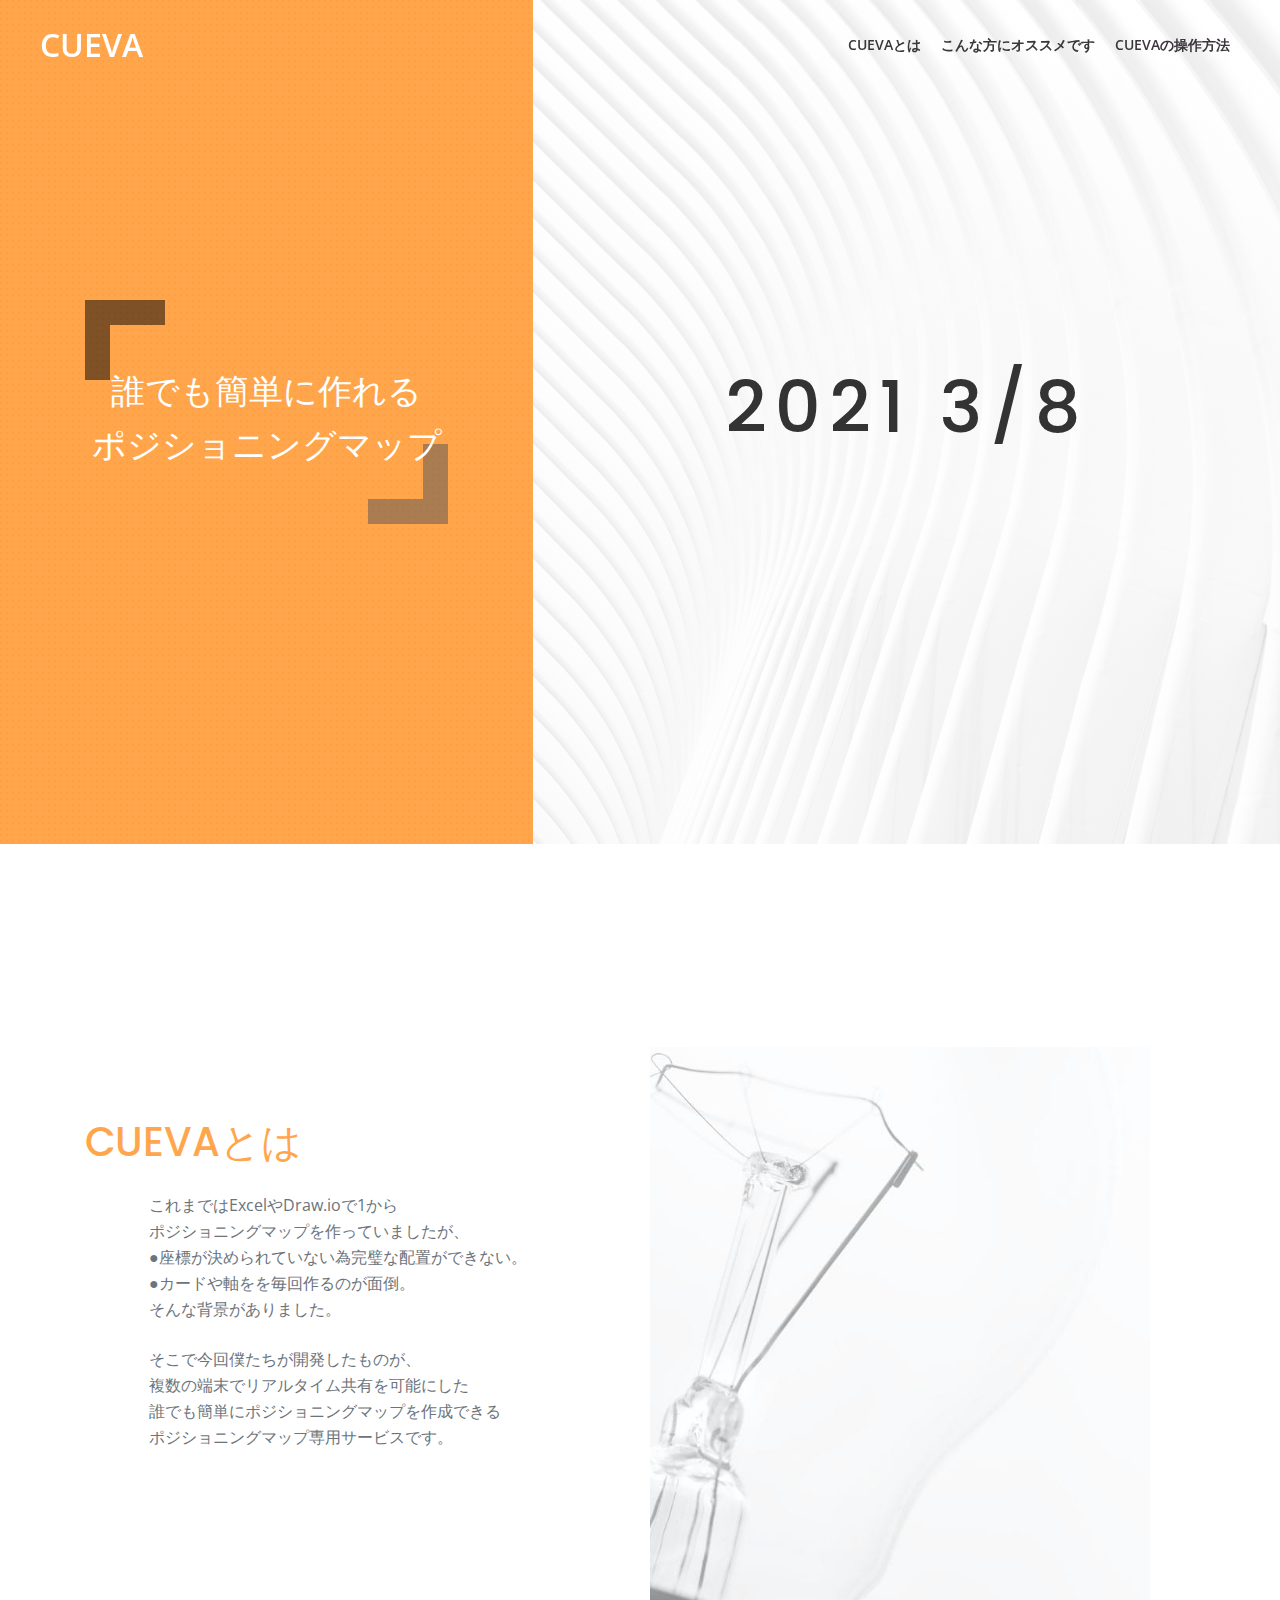
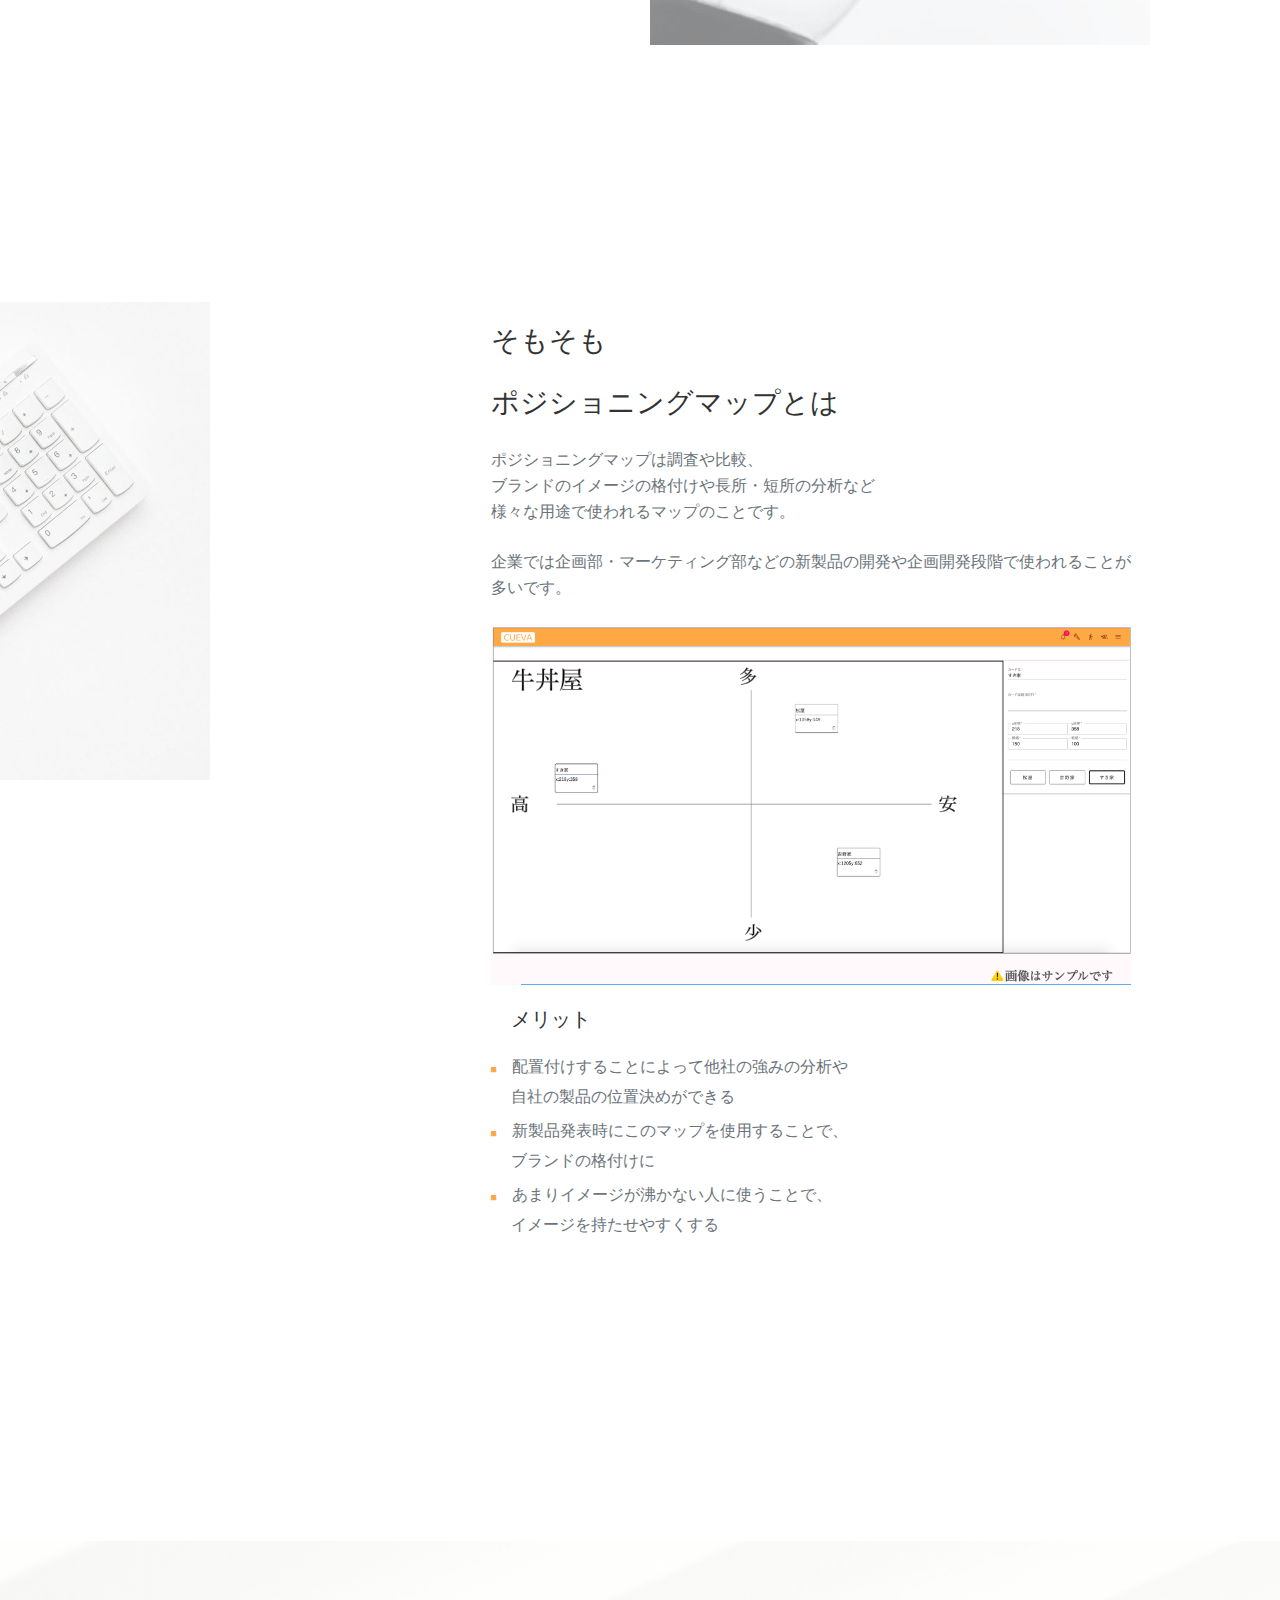
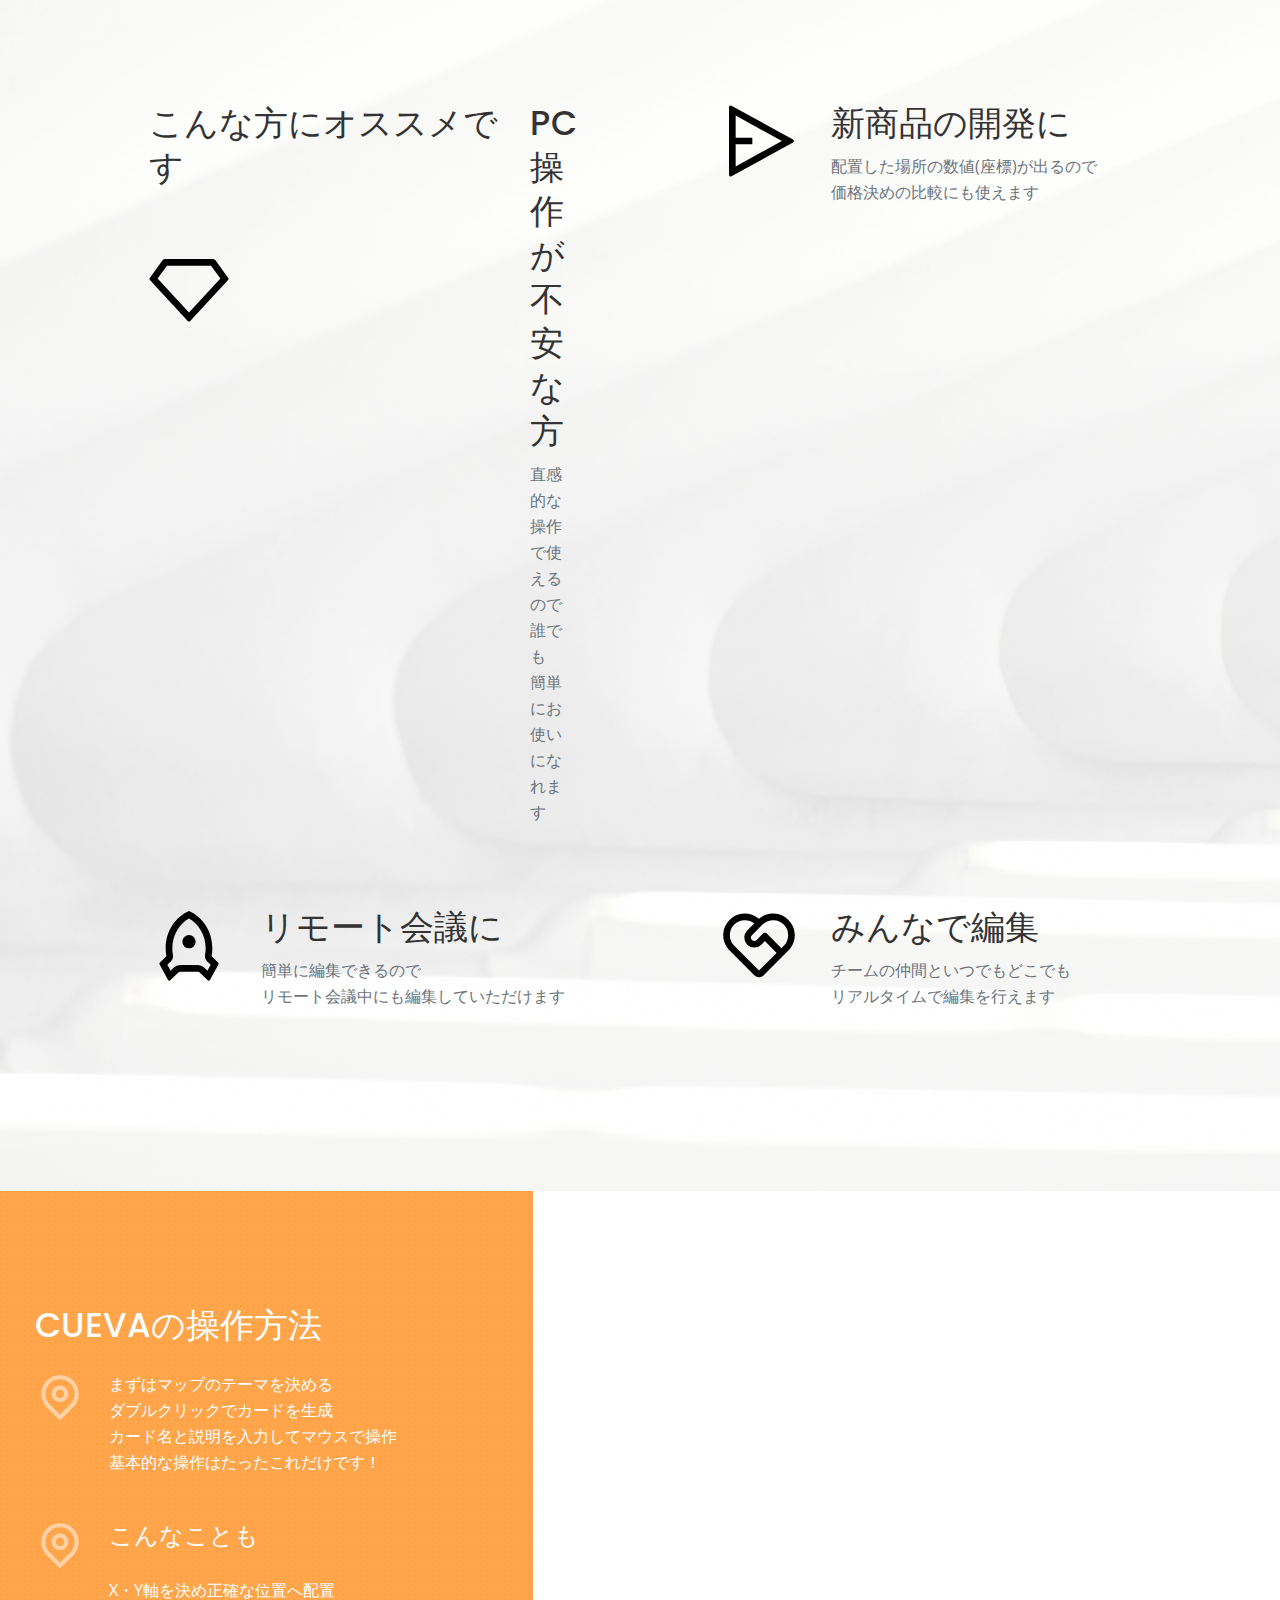
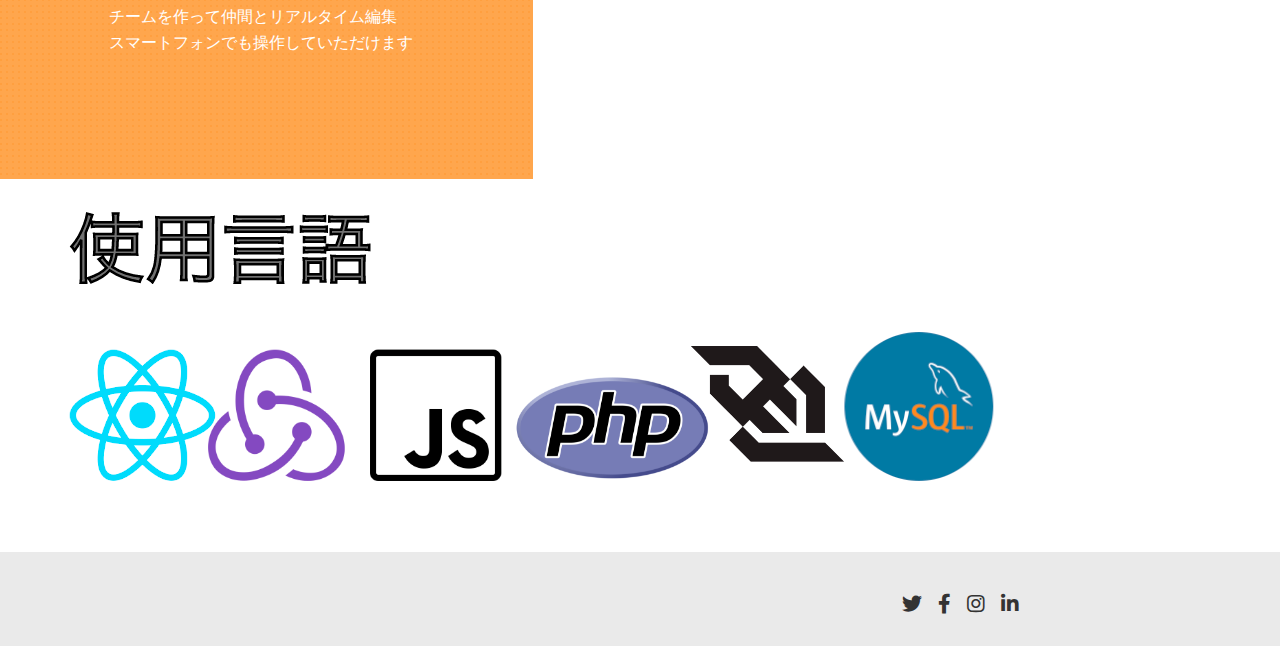
<file: index.html>
<!DOCTYPE html>
<html lang="en">
<head>
    <meta charset="utf-8">
    <meta name="viewport" content="width=device-width, initial-scale=1, shrink-to-fit=no">
    
    <!-- SEO Meta Tags -->
    <meta name="description" >
    <meta name="author" content="CUEVA">

    <!-- OG Meta Tags to improve the way the post looks when you share the page on LinkedIn, Facebook, Google+ -->
	<meta property="og:site_name" content="" /> <!-- website name -->
	<meta property="og:site" content="" /> <!-- website link -->
	<meta property="og:title" content=""/> <!-- title shown in the actual shared post -->
	<meta property="og:description" content="" /> <!-- description shown in the actual shared post -->
	<meta property="og:image" content="" /> <!-- image link, make sure it's jpg -->
	<meta property="og:url" content="" /> <!-- where do you want your post to link to -->
	<meta property="og:type" content="article" />

    <!-- Webpage Title -->
    <title>CUEVA</title>
    
    <!-- Styles -->
    <link href="https://fonts.googleapis.com/css2?family=Open+Sans:ital,wght@0,400;0,600;0,700;1,400&display=swap" rel="stylesheet">
    <link href="https://fonts.googleapis.com/css2?family=Poppins:wght@500&display=swap" rel="stylesheet">
    <link href="css/bootstrap.css" rel="stylesheet">
    <link href="css/fontawesome-all.css" rel="stylesheet">
    <link href="css/swiper.css" rel="stylesheet">
	<link href="css/magnific-popup.css" rel="stylesheet">
	<link href="css/styles.css" rel="stylesheet">
	
	<!-- Favicon  -->
    <link rel="icon" href="images/cueva_logo_text2.png">
</head>
<body data-spy="scroll" data-target=".fixed-top">
    
    <!-- Navigation -->
    <nav class="navbar navbar-expand-lg fixed-top navbar-dark">
        <div class="container">
            
            <!-- Text Logo - Use this if you don't have a graphic logo -->
            <a class="navbar-brand logo-text page-scroll" href="cueva.html">CUEVA</a>

            <!-- Image Logo -->
            <button class="navbar-toggler p-0 border-0" type="button" data-toggle="offcanvas">
                <span class="navbar-toggler-icon"></span>
            </button>

            <div class="navbar-collapse offcanvas-collapse" id="navbarsExampleDefault">
                <ul class="navbar-nav ml-auto">
                    <li class="nav-item">
                        <a class="nav-link page-scroll" href="#details">CUEVAとは <span class="sr-only">(current)</span></a>
                    </li>
                    <li class="nav-item">
                        <a class="nav-link page-scroll" href="#services">こんな方にオススメです</a>
                    </li>
                    <li class="nav-item">
                        <a class="nav-link page-scroll" href="#CUEVA">CUEVAの操作方法</a>
                    </li>
                </ul>
            </div> <!-- end of navbar-collapse -->
        </div> <!-- end of container -->
    </nav> <!-- end of navbar -->
    <!-- end of navigation -->


    <!-- Header -->
    <header id="header" class="header">
        <div class="container-fluid">
            <div class="row">
                <div class="col-xl-5 left-wrapper">
                    <div class="text-container">
                        <h2>誰でも簡単に作れる</h2><h2>ポジショニングマップ</h2>
                    </div> <!-- end of text-container -->
                </div> <!-- end of col -->
                <div class="col-xl-7 right-wrapper">
                    <div class="text-container">
                        <h1 id="js-rotating" class="h1-large">2021 3/8,IH12B TEAM2, Presents</h1>
                    </div> <!-- end of text-container -->
                </div> <!-- end of col -->
            </div> <!-- end of row -->
        </div> <!-- end of container-fluid -->
    </header> <!-- end of header -->
    <!-- end of header -->

    <!-- Details 1 -->
    
    <div id="details" class="basic-2">
        <div class="container">
            <div class="fontcolor">
                <h1>CUEVAとは</h1>
            </div>
            <div class="row">
                <div class="col-lg-12">
                    <div class="text-container">
                   
                        <p>これまではExcelやDraw.ioで1から<br>ポジショニングマップを作っていましたが、<br>●座標が決められていない為完璧な配置ができない。<br>●カードや軸をを毎回作るのが面倒。<br>そんな背景がありました。</p>
                        <p>そこで今回僕たちが開発したものが、<br>複数の端末でリアルタイム共有を可能にした<br>誰でも簡単にポジショニングマップを作成できる<br>ポジショニングマップ専用サービスです。</p>
                    </div> <!-- end of text-container -->
                    <div class="image-container">
                        <img class="img-fluid" src="images/details-1.jpg" alt="alternative">
                    </div> <!-- end of image-container -->
                </div> <!-- end of col -->
            </div> <!-- end of row -->
        </div> <!-- end of container -->
    </div> <!-- end of basic-2 -->
    <!-- end of details 1 -->


    <!-- Details 2 -->
    <div class="basic-3">
        <div class="container">
            <div class="row">
                <div class="col-lg-12">
                    <div class="text-container">
                        <div class="image">
                            <img class="img-fluid" src="images/details-2.jpg" alt="alternative">
                        </div> <!-- end of image-container -->
                        <h3>そもそも</h3><h3>ポジショニングマップとは</h3>
                        
                        <p>ポジショニングマップは調査や比較、<br>ブランドのイメージの格付けや長所・短所の分析など<br>様々な用途で使われるマップのことです。</p>
                        <p>企業では企画部・マーケティング部などの新製品の開発や企画開発段階で使われることが多いです。</p>
                        <img class="img-fluid" src="images/srcc.png" alt="alternativ">
                        <h5>メリット</h5>
    
                        <ul class="list-unstyled li-space-lg">
                            <li class="メリット1">
                                <i class="fas fa-square"></i>　配置付けすることによって他社の強みの分析や<br>　  自社の製品の位置決めができる
                            </li>
                            <li class="メリット2">
                                <i class="fas fa-square"></i>　新製品発表時にこのマップを使用することで、<br>　  ブランドの格付けに
                            </li>
                            <li class="メリット3">
                                <i class="fas fa-square"></i>　あまりイメージが沸かない人に使うことで、<br>　    イメージを持たせやすくする
                            </li>
                        </ul>
                    </div> <!-- end of text-container -->
                </div> <!-- end of col -->
            </div> <!-- end of row -->
        </div> <!-- end of container -->
    </div> <!-- end of basic-3 -->
    <!-- end of details 2 -->



    <!-- Services -->
    <div id="services" class="basic-1">
        <div class="container">
            <div class="row">
                <div class="col-lg-6">
                    <div class="services-container">
                        <div class="services-icon">
                            <h2>こんな方にオススメです</h2><br><br>
                            <img class="img-fluid" src="images/service-icon-1.svg" alt="alternative">
                        </div> <!-- end of services-image -->
                        <div class="services-text">
                            <h2>PC操作が不安な方</h2>
                            <p>直感的な操作で使えるので誰でも<br>簡単にお使いになれます </p>
                        </div> <!-- end of services-text -->
                    </div> <!-- end of services-container -->
                </div> <!-- end of col -->
                <div class="col-lg-6">
                    <div class="services-container">
                        <div class="services-icon">
                            <img class="img-fluid" src="images/service-icon-2.svg" alt="alternative">
                        </div> <!-- end of services-image -->
                        <div class="services-text">
                            <h2>新商品の開発に</h2>
                            <p>配置した場所の数値(座標)が出るので<br>価格決めの比較にも使えます</p>
                        </div> <!-- end of services-text -->
                    </div> <!-- end of services-container -->
                </div> <!-- end of col -->
            </div> <!-- end of row -->
            <div class="row">
                <div class="col-lg-6">
                    <div class="services-container">
                        <div class="services-icon">
                            <img class="img-fluid" src="images/service-icon-3.svg" alt="alternative">
                        </div> <!-- end of services-image -->
                        <div class="services-text">
                            <h2>リモート会議に</h2>
                            <p>簡単に編集できるので<br>リモート会議中にも編集していただけます</p>
                        </div> <!-- end of services-text -->
                    </div> <!-- end of services-container -->
                </div> <!-- end of col -->
                <div class="col-lg-6">
                    <div class="services-container">
                        <div class="services-icon">
                            <img class="img-fluid" src="images/service-icon-4.svg" alt="alternative">
                        </div> <!-- end of services-image -->
                        <div class="services-text">
                            <h2>みんなで編集</h2>
                            <p>チームの仲間といつでもどこでも<br>リアルタイムで編集を行えます</p>
                        </div> <!-- end of services-text -->
                    </div> <!-- end of services-container -->
                </div> <!-- end of col -->
            </div> <!-- end of row -->
        </div> <!-- end of container -->
    </div> <!-- end of basic-1 -->
    <!-- end of services -->


    <!-- Contact -->
    <div id="CUEVA" class="form-1">
        <div class="container-fluid">
            <div class="row">
                <div class="col-xl-5 left-wrapper">
                    <div class="text-container">
                        <h2>CUEVAの操作方法</h2>
                        <!-- Contact Container -->
                        <div class="contact-container"> 
                            <div class="contact-icon">
                                <img class="img-fluid" src="images/contact-icon-pin.svg" alt="alternative">
                            </div> <!-- end of contact-icon -->
                            <div class="contact-text">
                                <div>
                                    まずはマップのテーマを決める
                                    <br>ダブルクリックでカードを生成
                                    <br>カード名と説明を入力してマウスで操作
                                    <br>基本的な操作はたったこれだけです！
                                </div>
                            </div> <!-- end of contact-text -->
                        </div> <!-- end of contact-container -->
                        <!-- end of contact container -->

                        <div class="contact-container"> 
                            <div class="contact-icon">
                                <img class="img-fluid" src="images/contact-icon-pin.svg" alt="alternative">
                            </div> <!-- end of contact-icon -->
                            <div class="contact-text">
                                <div>
                                    <h4>こんなことも</h4>
                                    X・Y軸を決め正確な位置へ配置
                                    <br>チームを作って仲間とリアルタイム編集
                                    <br>スマートフォンでも操作していただけます
                                    <br>
                            
                            </div> <!-- end of contact-text -->
                        </div> <!-- end of contact-container -->
                        <!-- end of contact container -->


            

                    </div> <!-- end of text-container -->
                </div> <!-- end of col -->
                <div class="col-xl-7 right-wrapper">
                    
        

                </div> <!-- end of col -->
            </div> <!-- end of row -->
        </div> <!-- end of container -->
    </div> <!-- end of form-1 -->
    <!-- end of contact -->

    <img class="img-fluid" src="images/lang.png" alt="alternative">
    <!-- end of contact container -->
    <!-- Copyright -->
    <div class="copyright bg-gray">
        <div class="container-fluid">
            <div class="row">
                <div class="col-lg-6">
                </div> <!-- end of col -->
                <div class="col-lg-6">
                    <a href="#your-link">
                        <i class="fab fa-twitter"></i>
                    </a>
                    <a href="#your-link">
                        <i class="fab fa-facebook-f"></i>
                    </a>
                    <a href="#your-link">
                        <i class="fab fa-instagram"></i>
                    </a>
                    <a href="#your-link">
                        <i class="fab fa-linkedin-in"></i>
                    </a><br>
                   
                </div> <!-- end of col -->
            </div> <!-- enf of row -->
        </div> <!-- end of container -->
    </div> <!-- end of copyright --> 
    <!-- end of copyright -->
    
    	
    <!-- Scripts -->
    <script src="js/jquery.min.js"></script> <!-- jQuery for Bootstrap's JavaScript plugins -->
    <script src="js/bootstrap.min.js"></script> <!-- Bootstrap framework -->
    <script src="js/jquery.easing.min.js"></script> <!-- jQuery Easing for smooth scrolling between anchors -->
    <script src="js/swiper.min.js"></script> <!-- Swiper for image and text sliders -->
    <script src="js/jquery.magnific-popup.js"></script> <!-- Magnific Popup for lightboxes -->
    <script src="js/morphext.min.js"></script> <!-- Morphtext rotating text in the header -->
    <script src="js/scripts.js"></script> <!-- Custom scripts -->
</body>
</html>
</file>
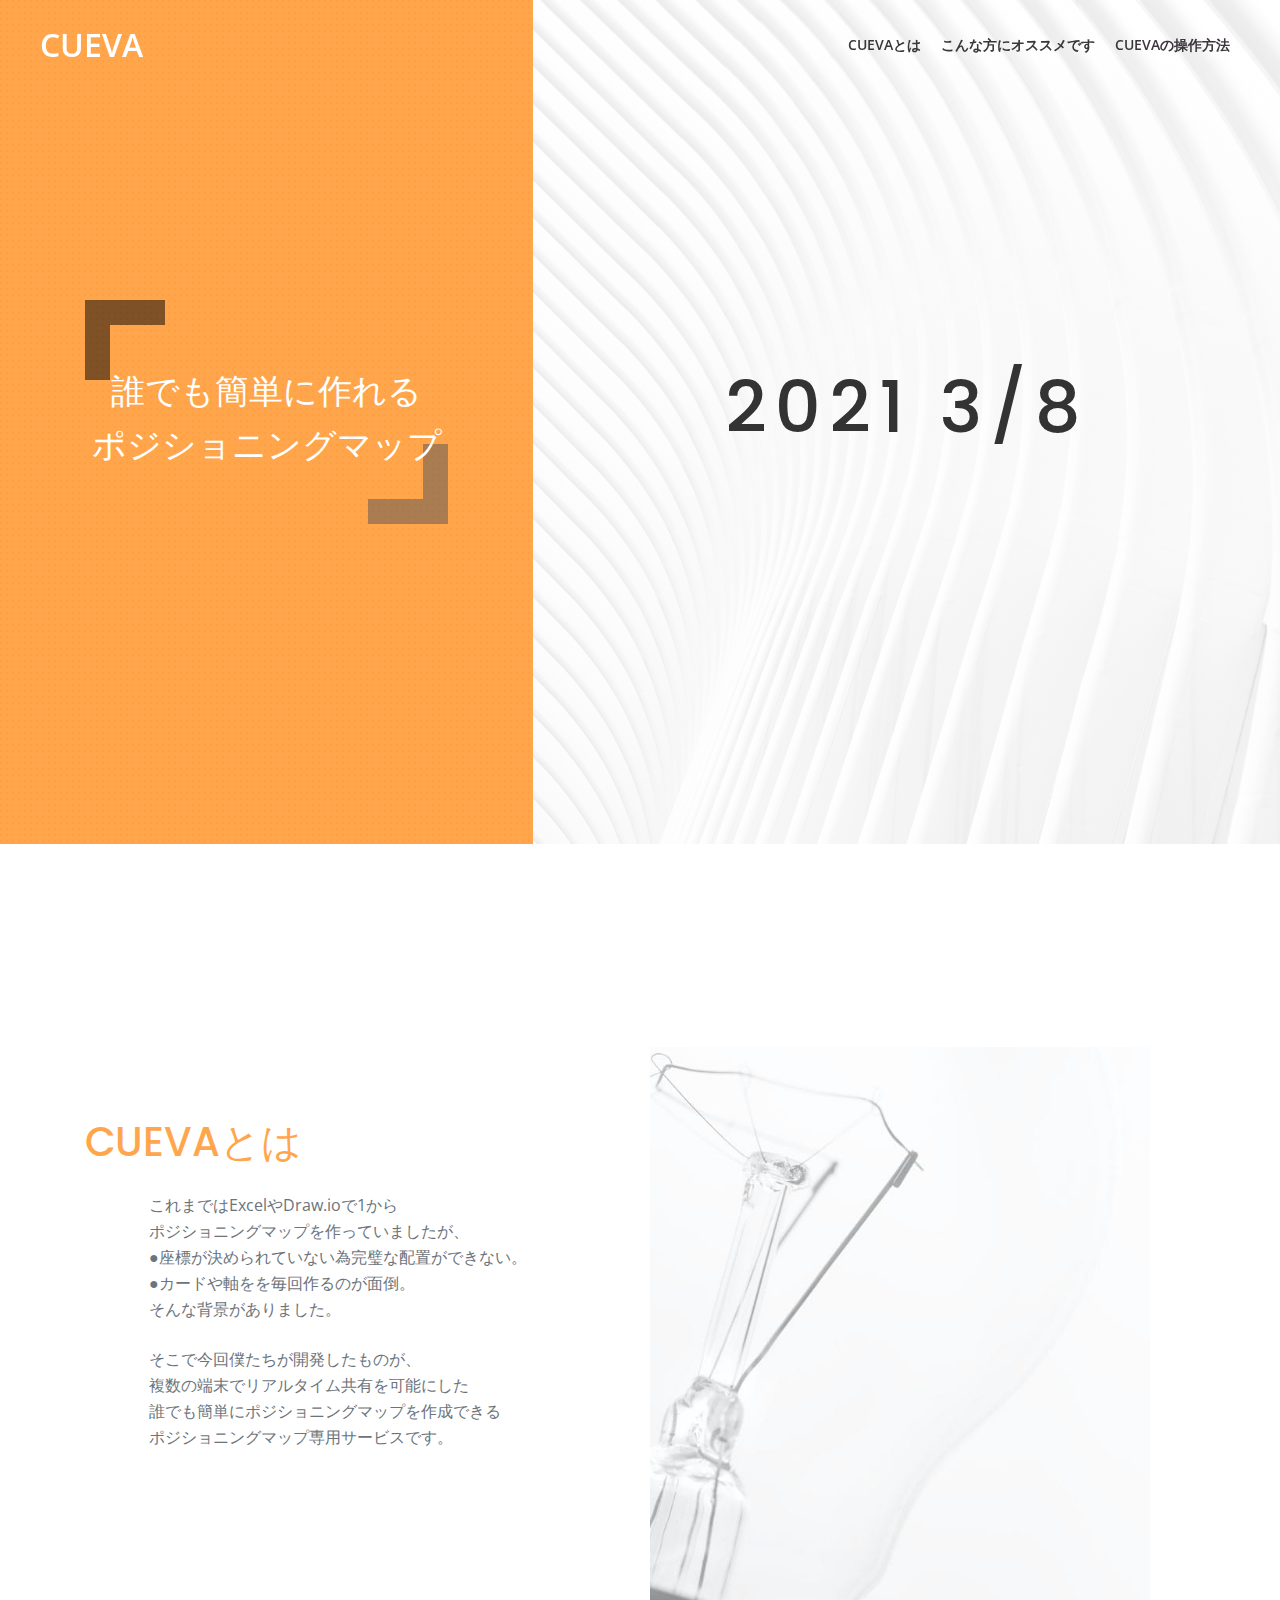
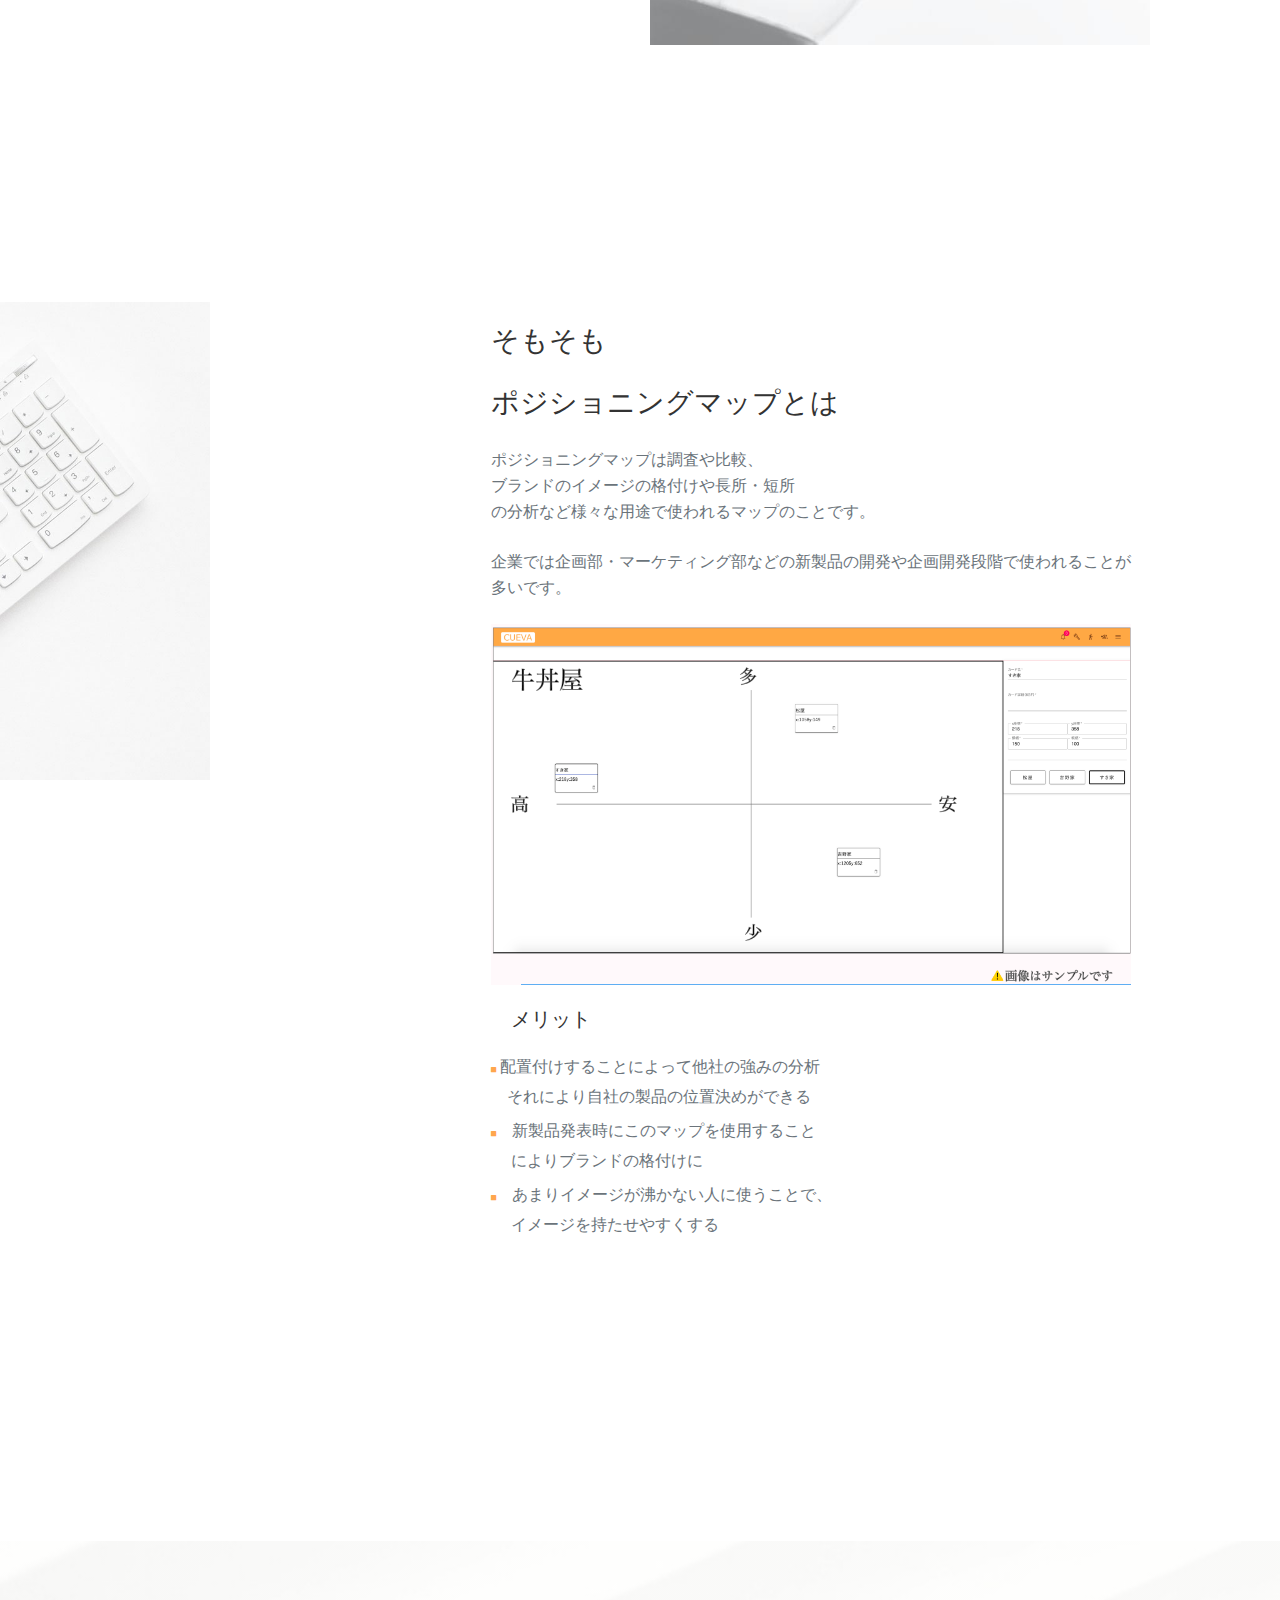
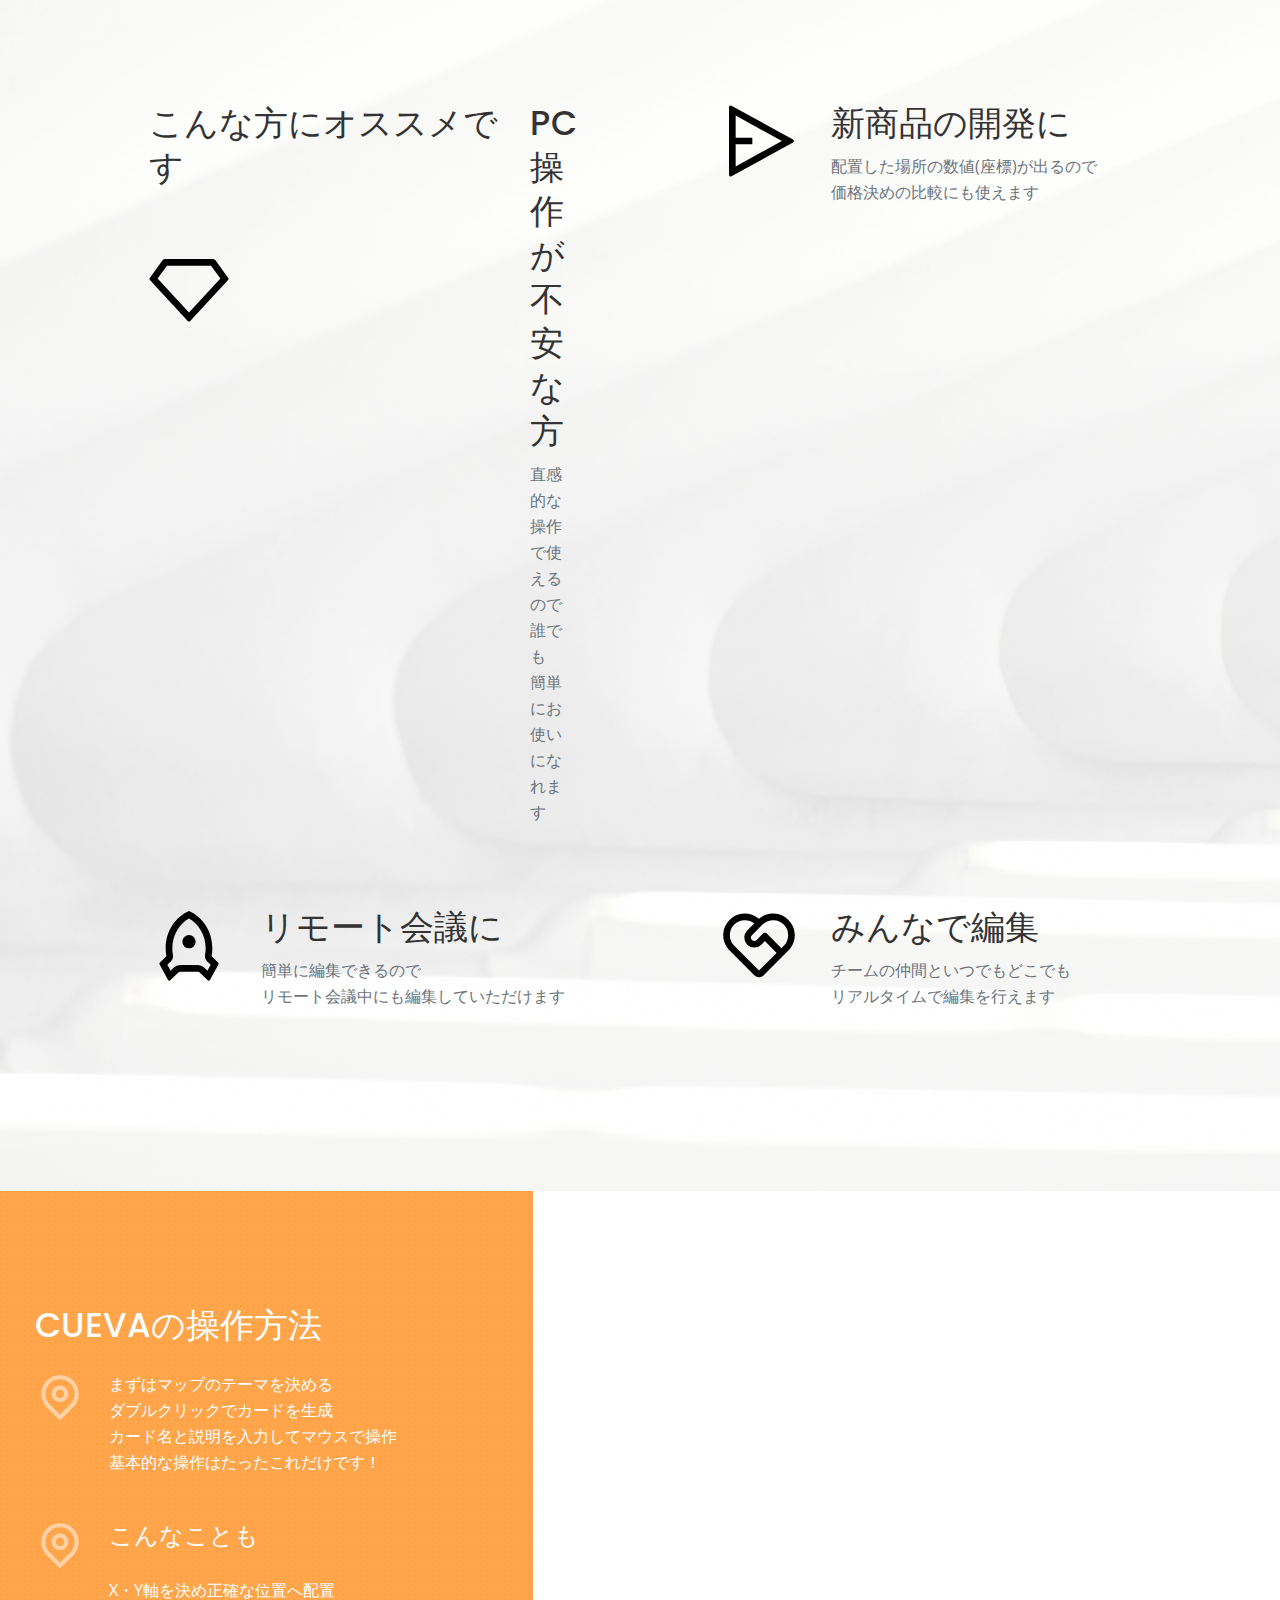
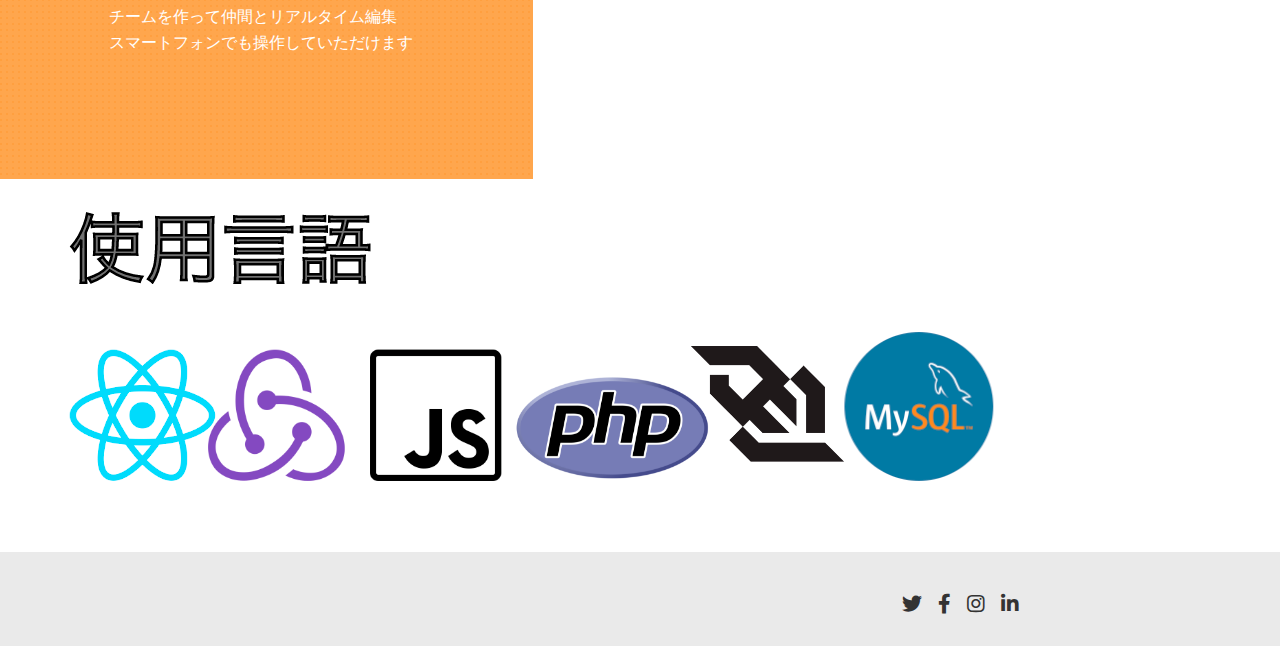
<file: hew_html/cueva.html>
<!DOCTYPE html>
<html lang="en">
<head>
    <meta charset="utf-8">
    <meta name="viewport" content="width=device-width, initial-scale=1, shrink-to-fit=no">
    
    <!-- SEO Meta Tags -->
    <meta name="description" >
    <meta name="author" content="CUEVA">

    <!-- OG Meta Tags to improve the way the post looks when you share the page on LinkedIn, Facebook, Google+ -->
	<meta property="og:site_name" content="" /> <!-- website name -->
	<meta property="og:site" content="" /> <!-- website link -->
	<meta property="og:title" content=""/> <!-- title shown in the actual shared post -->
	<meta property="og:description" content="" /> <!-- description shown in the actual shared post -->
	<meta property="og:image" content="" /> <!-- image link, make sure it's jpg -->
	<meta property="og:url" content="" /> <!-- where do you want your post to link to -->
	<meta property="og:type" content="article" />

    <!-- Webpage Title -->
    <title>CUEVA</title>
    
    <!-- Styles -->
    <link href="https://fonts.googleapis.com/css2?family=Open+Sans:ital,wght@0,400;0,600;0,700;1,400&display=swap" rel="stylesheet">
    <link href="https://fonts.googleapis.com/css2?family=Poppins:wght@500&display=swap" rel="stylesheet">
    <link href="css/bootstrap.css" rel="stylesheet">
    <link href="css/fontawesome-all.css" rel="stylesheet">
    <link href="css/swiper.css" rel="stylesheet">
	<link href="css/magnific-popup.css" rel="stylesheet">
	<link href="css/styles.css" rel="stylesheet">
	
	<!-- Favicon  -->
    <link rel="icon" href="images/cueva_logo_text2.png">
</head>
<body data-spy="scroll" data-target=".fixed-top">
    
    <!-- Navigation -->
    <nav class="navbar navbar-expand-lg fixed-top navbar-dark">
        <div class="container">
            
            <!-- Text Logo - Use this if you don't have a graphic logo -->
            <a class="navbar-brand logo-text page-scroll" href="cueva.html">CUEVA</a>

            <!-- Image Logo -->
            <button class="navbar-toggler p-0 border-0" type="button" data-toggle="offcanvas">
                <span class="navbar-toggler-icon"></span>
            </button>

            <div class="navbar-collapse offcanvas-collapse" id="navbarsExampleDefault">
                <ul class="navbar-nav ml-auto">
                    <li class="nav-item">
                        <a class="nav-link page-scroll" href="#details">CUEVAとは <span class="sr-only">(current)</span></a>
                    </li>
                    <li class="nav-item">
                        <a class="nav-link page-scroll" href="#services">こんな方にオススメです</a>
                    </li>
                    <li class="nav-item">
                        <a class="nav-link page-scroll" href="#CUEVA">CUEVAの操作方法</a>
                    </li>
                </ul>
            </div> <!-- end of navbar-collapse -->
        </div> <!-- end of container -->
    </nav> <!-- end of navbar -->
    <!-- end of navigation -->


    <!-- Header -->
    <header id="header" class="header">
        <div class="container-fluid">
            <div class="row">
                <div class="col-xl-5 left-wrapper">
                    <div class="text-container">
                        <h2>誰でも簡単に作れる</h2><h2>ポジショニングマップ</h2>
                    </div> <!-- end of text-container -->
                </div> <!-- end of col -->
                <div class="col-xl-7 right-wrapper">
                    <div class="text-container">
                        <h1 id="js-rotating" class="h1-large">2021 3/8,IH12B TEAM2, Presents</h1>
                    </div> <!-- end of text-container -->
                </div> <!-- end of col -->
            </div> <!-- end of row -->
        </div> <!-- end of container-fluid -->
    </header> <!-- end of header -->
    <!-- end of header -->

    <!-- Details 1 -->
    
    <div id="details" class="basic-2">
        <div class="container">
            <div class="fontcolor">
                <h1>CUEVAとは</h1>
            </div>
            <div class="row">
                <div class="col-lg-12">
                    <div class="text-container">
                   
                        <p>これまではExcelやDraw.ioで1から<br>ポジショニングマップを作っていましたが、<br>●座標が決められていない為完璧な配置ができない。<br>●カードや軸をを毎回作るのが面倒。<br>そんな背景がありました。</p>
                        <p>そこで今回僕たちが開発したものが、<br>複数の端末でリアルタイム共有を可能にした<br>誰でも簡単にポジショニングマップを作成できる<br>ポジショニングマップ専用サービスです。</p>
                    </div> <!-- end of text-container -->
                    <div class="image-container">
                        <img class="img-fluid" src="images/details-1.jpg" alt="alternative">
                    </div> <!-- end of image-container -->
                </div> <!-- end of col -->
            </div> <!-- end of row -->
        </div> <!-- end of container -->
    </div> <!-- end of basic-2 -->
    <!-- end of details 1 -->


    <!-- Details 2 -->
    <div class="basic-3">
        <div class="container">
            <div class="row">
                <div class="col-lg-12">
                    <div class="text-container">
                        <div class="image">
                            <img class="img-fluid" src="images/details-2.jpg" alt="alternative">
                        </div> <!-- end of image-container -->
                        <h3>そもそも</h3><h3>ポジショニングマップとは</h3>
                        
                        <p>ポジショニングマップは調査や比較、<br>ブランドのイメージの格付けや長所・短所<br>の分析など様々な用途で使われるマップのことです。</p>
                        <p>企業では企画部・マーケティング部などの新製品の開発や企画開発段階で使われることが多いです。</p>
                        <img class="img-fluid" src="images/srcc.png" alt="alternativ">
                        <h5>メリット</h5>
    
                        <ul class="list-unstyled li-space-lg">
                            <li class="メリット1">
                                <i class="fas fa-square"></i> 配置付けすることによって他社の強みの分析<br>　それにより自社の製品の位置決めができる
                            </li>
                            <li class="メリット2">
                                <i class="fas fa-square"></i>　新製品発表時にこのマップを使用すること<br>　 によりブランドの格付けに
                            </li>
                            <li class="メリット3">
                                <i class="fas fa-square"></i>　あまりイメージが沸かない人に使うことで、<br>　     イメージを持たせやすくする
                            </li>
                        </ul>
                    </div> <!-- end of text-container -->
                </div> <!-- end of col -->
            </div> <!-- end of row -->
        </div> <!-- end of container -->
    </div> <!-- end of basic-3 -->
    <!-- end of details 2 -->



    <!-- Services -->
    <div id="services" class="basic-1">
        <div class="container">
            <div class="row">
                <div class="col-lg-6">
                    <div class="services-container">
                        <div class="services-icon">
                            <h2>こんな方にオススメです</h2><br><br>
                            <img class="img-fluid" src="images/service-icon-1.svg" alt="alternative">
                        </div> <!-- end of services-image -->
                        <div class="services-text">
                            <h2>PC操作が不安な方</h2>
                            <p>直感的な操作で使えるので誰でも<br>簡単にお使いになれます </p>
                        </div> <!-- end of services-text -->
                    </div> <!-- end of services-container -->
                </div> <!-- end of col -->
                <div class="col-lg-6">
                    <div class="services-container">
                        <div class="services-icon">
                            <img class="img-fluid" src="images/service-icon-2.svg" alt="alternative">
                        </div> <!-- end of services-image -->
                        <div class="services-text">
                            <h2>新商品の開発に</h2>
                            <p>配置した場所の数値(座標)が出るので<br>価格決めの比較にも使えます</p>
                        </div> <!-- end of services-text -->
                    </div> <!-- end of services-container -->
                </div> <!-- end of col -->
            </div> <!-- end of row -->
            <div class="row">
                <div class="col-lg-6">
                    <div class="services-container">
                        <div class="services-icon">
                            <img class="img-fluid" src="images/service-icon-3.svg" alt="alternative">
                        </div> <!-- end of services-image -->
                        <div class="services-text">
                            <h2>リモート会議に</h2>
                            <p>簡単に編集できるので<br>リモート会議中にも編集していただけます</p>
                        </div> <!-- end of services-text -->
                    </div> <!-- end of services-container -->
                </div> <!-- end of col -->
                <div class="col-lg-6">
                    <div class="services-container">
                        <div class="services-icon">
                            <img class="img-fluid" src="images/service-icon-4.svg" alt="alternative">
                        </div> <!-- end of services-image -->
                        <div class="services-text">
                            <h2>みんなで編集</h2>
                            <p>チームの仲間といつでもどこでも<br>リアルタイムで編集を行えます</p>
                        </div> <!-- end of services-text -->
                    </div> <!-- end of services-container -->
                </div> <!-- end of col -->
            </div> <!-- end of row -->
        </div> <!-- end of container -->
    </div> <!-- end of basic-1 -->
    <!-- end of services -->


    <!-- Contact -->
    <div id="CUEVA" class="form-1">
        <div class="container-fluid">
            <div class="row">
                <div class="col-xl-5 left-wrapper">
                    <div class="text-container">
                        <h2>CUEVAの操作方法</h2>
                        <!-- Contact Container -->
                        <div class="contact-container"> 
                            <div class="contact-icon">
                                <img class="img-fluid" src="images/contact-icon-pin.svg" alt="alternative">
                            </div> <!-- end of contact-icon -->
                            <div class="contact-text">
                                <div>
                                    まずはマップのテーマを決める
                                    <br>ダブルクリックでカードを生成
                                    <br>カード名と説明を入力してマウスで操作
                                    <br>基本的な操作はたったこれだけです！
                                </div>
                            </div> <!-- end of contact-text -->
                        </div> <!-- end of contact-container -->
                        <!-- end of contact container -->

                        <div class="contact-container"> 
                            <div class="contact-icon">
                                <img class="img-fluid" src="images/contact-icon-pin.svg" alt="alternative">
                            </div> <!-- end of contact-icon -->
                            <div class="contact-text">
                                <div>
                                    <h4>こんなことも</h4>
                                    X・Y軸を決め正確な位置へ配置
                                    <br>チームを作って仲間とリアルタイム編集
                                    <br>スマートフォンでも操作していただけます
                                    <br>
                            
                            </div> <!-- end of contact-text -->
                        </div> <!-- end of contact-container -->
                        <!-- end of contact container -->


            

                    </div> <!-- end of text-container -->
                </div> <!-- end of col -->
                <div class="col-xl-7 right-wrapper">
                    
        

                </div> <!-- end of col -->
            </div> <!-- end of row -->
        </div> <!-- end of container -->
    </div> <!-- end of form-1 -->
    <!-- end of contact -->

    <img class="img-fluid" src="images/lang.png" alt="alternative">
    <!-- end of contact container -->
    <!-- Copyright -->
    <div class="copyright bg-gray">
        <div class="container-fluid">
            <div class="row">
                <div class="col-lg-6">
                </div> <!-- end of col -->
                <div class="col-lg-6">
                    <a href="#your-link">
                        <i class="fab fa-twitter"></i>
                    </a>
                    <a href="#your-link">
                        <i class="fab fa-facebook-f"></i>
                    </a>
                    <a href="#your-link">
                        <i class="fab fa-instagram"></i>
                    </a>
                    <a href="#your-link">
                        <i class="fab fa-linkedin-in"></i>
                    </a><br>
                   
                </div> <!-- end of col -->
            </div> <!-- enf of row -->
        </div> <!-- end of container -->
    </div> <!-- end of copyright --> 
    <!-- end of copyright -->
    
    	
    <!-- Scripts -->
    <script src="js/jquery.min.js"></script> <!-- jQuery for Bootstrap's JavaScript plugins -->
    <script src="js/bootstrap.min.js"></script> <!-- Bootstrap framework -->
    <script src="js/jquery.easing.min.js"></script> <!-- jQuery Easing for smooth scrolling between anchors -->
    <script src="js/swiper.min.js"></script> <!-- Swiper for image and text sliders -->
    <script src="js/jquery.magnific-popup.js"></script> <!-- Magnific Popup for lightboxes -->
    <script src="js/morphext.min.js"></script> <!-- Morphtext rotating text in the header -->
    <script src="js/scripts.js"></script> <!-- Custom scripts -->
</body>
</html>
</file>
<file: css/styles.css>
/* Template: Zenith Business Website Bootstrap HTML Template
   Author: Inovatik
   Description: Master CSS file
*/

/*****************************************
Table Of Contents:

- General Styles
- Navigation
- Header
- Services
- Details 1
- Details 2
- Contact
- Copyright
- Back To Top Button 
- Media Queries
******************************************/

/*****************************************
Colors:
- Backgrounds, navbar - dark gray #3b363c
- Backgrounds - light gray #eaeaea
- Headings text, buttons - black #333333
- Body text - dark gray #6b747b
******************************************/


/**************************/
/*     General Styles     */
/**************************/
body,
html {
    width: 100%;
	height: 100%;
}

body, p {
	color: #6b747b; 
	font: 400 1rem/1.625rem "Open Sans", sans-serif;
}

h1 {
	color: #333333;
	font: 500 2.5rem/3.25rem "Poppins", sans-serif;
}

h2 {
	color: #333333;
	font: 500 2.125rem/2.75rem "Poppins", sans-serif;
}

h3 {
	color: #333333;
	font: 500 1.75rem/2.375rem "Poppins", sans-serif;
}

h4 {
	color: #333333;
	font: 500 1.5rem/2.125rem "Poppins", sans-serif;
}

h5 {
	color: #333333;
	font: 500 1.25rem/1.75rem "Poppins", sans-serif;
}

h6 {
	color: #333333;
	font: 500 1rem/1.5rem "Poppins", sans-serif;
}

.p-large {
	font-size: 1.125rem;
	line-height: 1.75rem;
}

.p-small {
	font-size: 0.875rem;
	line-height: 1.5rem;
}

.li-space-lg li {
	margin-bottom: 0.5rem;
}

a {
	color: #6b747b;
	text-decoration: underline;
}

a:hover {
	color: #6b747b;
	text-decoration: underline;
}

.no-line {
	text-decoration: none;
}

.no-line:hover {
	text-decoration: none;
}

a.white {
	color: #ffffff;
}

.bg-gray {
	background-color: #eaeaea;
}

.btn-solid-reg {
	display: inline-block;
	padding: 1.375rem 2.25rem 1.375rem 2.25rem;
	border: 1px solid #333333;
	background-color: #333333;
	color: #ffffff;
	font-weight: 600;
	font-size: 0.875rem;
	line-height: 0;
	text-decoration: none;
	transition: all 0.2s;
}

.btn-solid-reg:hover {
	border: 1px solid #333333;
	background-color: transparent;
	color: #333333;
	text-decoration: none;
}

.btn-solid-lg {
	display: inline-block;
	padding: 1.5rem 2.5rem 1.5rem 2.5rem;
	border: 1px solid #333333;
	background-color: #333333;
	color: #ffffff;
	font-weight: 600;
	font-size: 0.875rem;
	line-height: 0;
	text-decoration: none;
	transition: all 0.2s;
}

.btn-solid-lg:hover {
	border: 1px solid #333333;
	background-color: transparent;
	color: #333333;
	text-decoration: none;
}

.btn-outline-reg {
	display: inline-block;
	padding: 1.375rem 2.25rem 1.375rem 2.25rem;
	border: 1px solid #333333;
	background-color: transparent;
	color: #333333;
	font-weight: 600;
	font-size: 0.875rem;
	line-height: 0;
	text-decoration: none;
	transition: all 0.2s;
}

.btn-outline-reg:hover {
	border: 1px solid #333333;
	background-color: #333333;
	color: #ffffff;
	text-decoration: none;
}

.btn-outline-lg {
	display: inline-block;
	padding: 1.5rem 2.5rem 1.5rem 2.5rem;
	border: 1px solid #333333;
	background-color: transparent;
	color: #333333;
	font-weight: 600;
	font-size: 0.875rem;
	line-height: 0;
	text-decoration: none;
	transition: all 0.2s;
}

.btn-outline-lg:hover {
	border: 1px solid #333333;
	background-color: #333333;
	color: #ffffff;
	text-decoration: none;
}

.btn-outline-sm {
	display: inline-block;
	padding: 1rem 1.5rem 1rem 1.5rem;
	border: 1px solid #333333;
	background-color: transparent;
	color: #333333;
	font-weight: 600;
	font-size: 0.875rem;
	line-height: 0;
	text-decoration: none;
	transition: all 0.2s;
}

.btn-outline-sm:hover {
	border: 1px solid #333333;
	background-color: #333333;
	color: #ffffff;
	text-decoration: none;
}

.form-group {
	position: relative;
	margin-bottom: 1.25rem;
}

.form-group.has-error.has-danger {
	margin-bottom: 0.625rem;
}

.form-group.has-error.has-danger .help-block.with-errors ul {
	margin-top: 0.375rem;
}

.label-control {
	position: absolute;
	top: 0.875rem;
	left: 1.375rem;
	color: #6b747b;
	opacity: 1;
	font-size: 0.875rem;
	line-height: 1.375rem;
	cursor: text;
	transition: all 0.2s ease;
}

.form-control-input:focus + .label-control,
.form-control-input.notEmpty + .label-control,
.form-control-textarea:focus + .label-control,
.form-control-textarea.notEmpty + .label-control {
	top: 0.125rem;
	color: #6b747b;
	opacity: 1;
	font-size: 0.75rem;
	font-weight: 700;
}

.form-control-input,
.form-control-select {
	display: block; /* needed for proper display of the label in Firefox, IE, Edge */
	width: 100%;
	padding-top: 1.125rem;
	padding-bottom: 0.125rem;
	padding-left: 1.3125rem;
	border: 1px solid #6b747b;
	background-color: #ffffff;
	color: #333333;
	font-size: 0.875rem;
	line-height: 1.875rem;
	transition: all 0.2s;
	-webkit-appearance: none; /* removes inner shadow on form inputs on ios safari */
}

.form-control-select {
	padding-top: 0.5rem;
	padding-bottom: 0.5rem;
	height: 3.25rem;
	color: #7d838a;
}

select {
    /* you should keep these first rules in place to maintain cross-browser behavior */
    -webkit-appearance: none;
	-moz-appearance: none;
	-ms-appearance: none;
    -o-appearance: none;
    appearance: none;
    background-image: url('../images/down-arrow.png');
    background-position: 96% 50%;
    background-repeat: no-repeat;
    outline: none;
}

.form-control-textarea {
	display: block; /* used to eliminate a bottom gap difference between Chrome and IE/FF */
	width: 100%;
	height: 14rem; /* used instead of html rows to normalize height between Chrome and IE/FF */
	padding-top: 1.5rem;
	padding-left: 1.3125rem;
	border: 1px solid #6b747b;
	background-color: #ffffff;
	color: #333333;
	font-size: 0.875rem;
	line-height: 1.5rem;
	transition: all 0.2s;
}

.form-control-input:focus,
.form-control-select:focus,
.form-control-textarea:focus {
	border: 1px solid #a8b0b6;
	outline: none; /* Removes blue border on focus */
}

.form-control-input:hover,
.form-control-select:hover,
.form-control-textarea:hover {
	border: 1px solid #a8b0b6;
}

.checkbox {
	font-size: 0.75rem;
	line-height: 1.25rem;
}

input[type='checkbox'] {
	vertical-align: -10%;
	margin-right: 0.5rem;
}

.form-control-submit-button {
	display: inline-block;
	width: 100%;
	height: 3.25rem;
	border: 1px solid #333333;
	background-color: #333333;
	color: #ffffff;
	font-weight: 600;
	font-size: 0.875rem;
	line-height: 0;
	cursor: pointer;
	transition: all 0.2s;
}

.form-control-submit-button:hover {
	border: 1px solid #333333;
	background-color: transparent;
	color: #333333;
}

/* Fade-move Animation For Details Lightbox - Magnific Popup */
/* at start */
.my-mfp-slide-bottom .zoom-anim-dialog {
	opacity: 0;
	transition: all 0.2s ease-out;
	-webkit-transform: translateY(-1.25rem) perspective(37.5rem) rotateX(10deg);
	-ms-transform: translateY(-1.25rem) perspective(37.5rem) rotateX(10deg);
	transform: translateY(-1.25rem) perspective(37.5rem) rotateX(10deg);
}

/* animate in */
.my-mfp-slide-bottom.mfp-ready .zoom-anim-dialog {
	opacity: 1;
	-webkit-transform: translateY(0) perspective(37.5rem) rotateX(0); 
	-ms-transform: translateY(0) perspective(37.5rem) rotateX(0); 
	transform: translateY(0) perspective(37.5rem) rotateX(0); 
}

/* animate out */
.my-mfp-slide-bottom.mfp-removing .zoom-anim-dialog {
	opacity: 0;
	-webkit-transform: translateY(-0.625rem) perspective(37.5rem) rotateX(10deg); 
	-ms-transform: translateY(-0.625rem) perspective(37.5rem) rotateX(10deg); 
	transform: translateY(-0.625rem) perspective(37.5rem) rotateX(10deg); 
}

/* dark overlay, start state */
.my-mfp-slide-bottom.mfp-bg {
	opacity: 0;
	transition: opacity 0.2s ease-out;
}

/* animate in */
.my-mfp-slide-bottom.mfp-ready.mfp-bg {
	opacity: 0.8;
}
/* animate out */
.my-mfp-slide-bottom.mfp-removing.mfp-bg {
	opacity: 0;
}
/* end of fade-move animation for details lightbox - magnific popup */

/* Fade Animation For Image Lightbox - Magnific Popup And Morphtext */
@-webkit-keyframes fadeIn {
	from {
		opacity: 0;
	}
	to {
		opacity: 1;
	}
}

@keyframes fadeIn {
	from {
		opacity: 0;
	}
	to {
		opacity: 1;
	}
}

.fadeIn {
	-webkit-animation: fadeIn 0.6s;
	animation: fadeIn 0.6s;
}

@-webkit-keyframes fadeOut {
	from {
		opacity: 1;
	}
	to {
		opacity: 0;
	}
}

@keyframes fadeOut {
	from {
		opacity: 1;
	}
	to {
		opacity: 0;
	}
}

.fadeOut {
	-webkit-animation: fadeOut 0.8s;
	animation: fadeOut 0.8s;
}
/* end of fade animation for image lightbox - magnific popup and morphtext */


/**********************/
/*     Navigation     */
/**********************/
.navbar {
	padding-top: 0.625rem;
	padding-bottom: 0.625rem;
	background-color: #3b363c;
	font-weight: 600;
	font-size: 0.875rem;
	line-height: 0.875rem;
	box-shadow: 0 1px 6px 0 rgba(0, 0, 0, 0.025);
}

.navbar .navbar-brand {
	padding-top: 0.25rem;
	padding-bottom: 0.25rem;
}

.navbar .logo-image img {
    width: 142px;
	height: 24px;
}

.navbar .logo-text {
	color: #ffffff;
	font-weight: 600;
	font-size: 2rem;
	line-height: 1rem;
	text-decoration: none;
}

.offcanvas-collapse {
	position: fixed;
	top: 3.25rem; /* adjusts the height between the top of the page and the offcanvas menu */
	bottom: 0;
	left: 100%;
	width: 100%;
	padding-right: 1rem;
	padding-left: 1rem;
	overflow-y: auto;
	visibility: hidden;
	background-color: #3b363c;
	transition: visibility .3s ease-in-out, -webkit-transform .3s ease-in-out;
	transition: transform .3s ease-in-out, visibility .3s ease-in-out;
	transition: transform .3s ease-in-out, visibility .3s ease-in-out, -webkit-transform .3s ease-in-out;
}

.offcanvas-collapse.open {
	visibility: visible;
	-webkit-transform: translateX(-100%);
	transform: translateX(-100%);
}

.navbar .navbar-nav {
	margin-top: 0.75rem;
	margin-bottom: 0.5rem;
}

.navbar .nav-item .nav-link {
	padding-top: 0.625rem;
	padding-bottom: 0.625rem;
	color: #c4c2c2;
	text-decoration: none;
	transition: all 0.2s ease;
}

.navbar .nav-item .nav-link:hover,
.navbar .nav-item .nav-link.active {
	color: #ffffff;
}

.navbar .navbar-toggler {
	padding: 0;
	border: none;
	font-size: 1.25rem;
}


/*****************/
/*    Header     */
/*****************/
.header {
	text-align: center;
}

.header .left-wrapper {
	background: url("../images/background-dots.png") #FFA64D;
    background-blend-mode: color-burn;
}

.header .left-wrapper .text-container {
	position: relative;
	padding-top: 9.5rem;
	padding-bottom: 7rem;
}

.header .left-wrapper .text-container:before {
	position: absolute;
    z-index: 0;
    top: 90px;
	left: 0;
	display: inline-block;
    width: 80px;
	height: 80px;
    border-style: solid;
	border-width: 25px 25px 0 0;
    border-color: #000000;
    opacity: 0.5;
	content: '';
	transform: rotate(-90deg);
}

.header .left-wrapper .text-container:after {
	position: absolute;
    z-index: 0;
	right: 0;
    bottom: 60px;
	display: inline-block;
    width: 80px;
	height: 80px;
    border-style: solid;
	border-width: 25px 25px 0 0;
    border-color: #555555;
    opacity: 0.5;
	content: '';
	transform: rotate(90deg);
}

.header .left-wrapper h2 {
	position: relative;
	z-index: 1;
	color: #ffffff;
	font-size: 1.875rem;
	line-height: 2.375rem;
}

.header .right-wrapper {
	background: linear-gradient(to bottom, rgba(255, 255, 255, 0.8), rgba(255, 255, 255, 0.8)), url("../images/header-right-background.jpg") center;
	background-size: cover;
}

.header .right-wrapper .text-container {
	padding-top: 2.375rem;
	padding-bottom: 2rem;
}


/********************/
/*     Services     */
/********************/
.basic-1 {
	padding-top: 10rem;
	padding-bottom: 6.375rem;
	background: linear-gradient(to bottom, rgba(255, 255, 255, 0.5), rgba(255, 255, 255, 0.5)), url("../images/services-background.jpg") center;
	background-size: cover;
}

.basic-1 .services-container {
	margin-bottom: 4rem;
}

.basic-1 .services-icon {
	margin-bottom: 0.75rem;
}

.basic-1 .services-icon img {
	width: 70px;
}


/*********************/
/*     Details 1     */
/*********************/
.basic-2 {
	padding-top: 5rem;
	padding-bottom: 7rem;
	overflow: hidden;
}
.basic-2 h1 {
	margin-bottom: 1.5rem;
	color: #FFA64D;
}
.basic-2 h2 {
	margin-bottom: 1.5rem;
}

.basic-2 p {
	margin-bottom: 1.5rem;
}

.basic-2 .image-container {
	position: absolute;
	z-index: -1;
	top: -60px;
	right: -260px;
	width: 400px;
}

.basic-2 .btn-solid-reg {
	margin-right: 0.5rem;
}

.fontcolor{
	color: #FFA64D;
}
/*********************/
/*     Details 2     */
/*********************/
.basic-3 {
	overflow: hidden;
	padding-top: 7rem;
	padding-bottom: 9rem;
}

.basic-3 h3 {
	margin-bottom: 1.5rem;
}

.basic-3 p {
	margin-bottom: 1.5rem;
}

.basic-3 .list-unstyled .fas {
	color: #FFA64D;
	font-size: 0.375rem;
	line-height: 1.625rem;
}

.basic-3 .list-unstyled .media-body {
	margin-left: 0.5rem;
}

.basic-3 .image-container {
	position: absolute;
	z-index: -5;
	top: -100px;
	left: -260px;
	width: 400px;
}
.basic-3 .image {
	
	position:relative;
	top:100px;
	z-index: -5;
	top: -20px;
	position:absolute;
	left: -260px;
	width: 400px;
}
.basic-3 h5 {
	margin: 20px;
}
/*******************/
/*     Contact     */
/*******************/
.form-1 .left-wrapper {
	background: url("../images/background-dots.png") #FFA64D;
    background-blend-mode: color-burn;
}

.form-1 .left-wrapper .text-container {
	padding-top: 7rem;
	padding-bottom: 5rem;
}

.form-1 .left-wrapper h2 {
	color: #ffffff;
	margin-bottom: 1.5rem;
}
.form-1 .left-wrapper h4 {
	color: #ffffff;
	margin-bottom: 1.5rem;
}

.form-1 .left-wrapper p {
	margin-bottom: 2.75rem;
	color: #ffffff;
}

.form-1 .left-wrapper .contact-container {
	display: flex;
	align-items: flex-start;
	margin-bottom: 2.75rem;
	color: #ffffff;
}

.form-1 .left-wrapper .contact-icon img {
	width: 30px;
	opacity: 0.5;
}

.form-1 .left-wrapper .contact-text {
	flex: 1;
	margin-left: 0.75rem;
}

.form-1 .right-wrapper {
	background: linear-gradient(to bottom, rgba(255, 255, 255, 0.9), rgba(255, 255, 255, 0.9)), url("../images/contact-right-background.jpg") center;
	background-size: cover;
}

.form-1 .right-wrapper .form-container {
	padding-top: 7rem;
	padding-bottom: 7rem;
}

.form-1 .form-control-input,
.form-1 .form-control-textarea {
	background-color: transparent;
}


/*********************/
/*     Copyright     */
/*********************/
.copyright {
	padding-top: 2.5rem;
	padding-bottom: 1.75rem;
	text-align: center;
}

.copyright p,
.copyright a {
	color: #7a848d;
	text-decoration: none;
}

.copyright .fab {
	margin-right: 0.375rem;
	margin-left: 0.375rem;
	color: #333333;
	font-size: 1.25rem;
	transition: all 0.2s;
}

.copyright .fab:hover {
	color: #777777;
}


/******************************/
/*     Back To Top Button     */
/******************************/
a.back-to-top {
	position: fixed;
	z-index: 999;
	right: 12px;
	bottom: 12px;
	display: none;
	width: 42px;
	height: 42px;
	border-radius: 30px;
	background: #3b363c url("../images/up-arrow.png") no-repeat center 47%;
	background-size: 18px 18px;
	text-indent: -9999px;
}

a:hover.back-to-top {
	background-color: #000000;
}


/*************************/
/*     Media Queries     */
/*************************/	
/* Min-width 768px */
@media (min-width: 768px) {

	/* Header */
	.header .left-wrapper .text-container {
		padding-top: 11.5rem;
		padding-bottom: 10rem;
	}

	.header .left-wrapper .text-container:before {
		top: 120px;
	}
	
	.header .left-wrapper .text-container:after {
		bottom: 110px;
	}

	.header .left-wrapper h2 {
		width: 45rem;
		margin-right: auto;
		margin-left: auto;
		font-size: 2.125rem;
		line-height: 2.875rem;
	}

	.header .right-wrapper .h1-large {
		letter-spacing: 8px;
	}
	/* end of header */


	/* Details 1 */
	.basic-2 .image-container {
		top: -300px;
		right: -300px;
	}
	/* end of details 1 */
	
	
	/* Details 1 */
	.basic-3 .image-container {
		top: -100px;
		left: -300px;
	}
	/* end of details 1 */


	/* Contact */
	.form-1 .left-wrapper .contact-icon img {
		width: 50px;
	}
	
	.form-1 .left-wrapper .contact-text {
		margin-left: 1.5rem;
	}
	/* end of contact */
}
/* end of min-width 768px */


/* Min-width 992px */
@media (min-width: 992px) {
	
	/* General Styles */
	.h1-large {
		font-size: 3.5rem;
		line-height: 3.375rem;
	}

	.h2-heading {
		width: 35.25rem;
		margin-right: auto;
		margin-left: auto;
	}

	.p-heading {
		width: 42.5rem;
		margin-right: auto;
		margin-left: auto;
	}
	/* end of general styles */


	/* Navigation */
	.navbar {
		padding-top: 1.75rem;
		background-color: transparent;
		box-shadow: none;
		transition: all 0.2s;
	}

	.navbar.top-nav-collapse {
		padding-top: 0.625rem;
		padding-bottom: 0.625rem;
		background-color: #3b363c;
		box-shadow: 0 3px 6px 0 rgba(0, 0, 0, 0.025);
	}

	.offcanvas-collapse {
		position: static;
		top: auto;
		bottom: auto;
		left: auto;
		width: auto;
		padding-right: 0;
		padding-left: 0;
		background-color: transparent;
		overflow-y: visible;
		visibility: visible;
	}

	.offcanvas-collapse.open {
		-webkit-transform: none;
		transform: none;
	}

	.navbar .navbar-nav {
		margin-top: 0;
		margin-bottom: 0;
	}
	
	.navbar .nav-item .nav-link {
		padding-right: 0.625rem;
		padding-left: 0.625rem;
		color: #3b363c;
	}

	.navbar .nav-item .nav-link:hover,
	.navbar .nav-item .nav-link.active {
		color: #b4b4b4;
	}

	.navbar.top-nav-collapse .nav-item .nav-link {
		color: #c4c2c2;
	}

	.navbar.top-nav-collapse .nav-item .nav-link:hover,
	.navbar.top-nav-collapse .nav-item .nav-link.active {
		color: #ffffff;
	}
	/* end of navigation */


	/* Header */
	.header .left-wrapper .text-container {
		padding-top: 15rem;
		padding-bottom: 13rem;
	}

	.header .right-wrapper .text-container {
		padding-top: 3.375rem;
		padding-bottom: 3rem;
	}
	/* end of header */
	

	/* Services */
	.basic-1 .services-container {
		display: flex;
		align-items: flex-start;
		margin-right: 2rem;
		margin-left: 2rem;
	}

	.basic-1 .services-text {
		flex: 1;
		margin-left: 2rem;
	}
	/* end of services */


	/* Details 1 */
	.basic-2 .text-container {
		width: 720px;
	}
	
	.basic-2 .image-container {
		right: -100px;
	}
	/* end of details 1 */


	/* Details 2 */
	.basic-3 .text-container {
		width: 720px;
		margin-right: 0;
		margin-left: auto;
	}
	
	.basic-3 .image-container {
		left: -100px;
	}
	/* end of details 2 */


	/* Copyright */
	.copyright p {
		margin-bottom: 0;
	}
	/* end of copyright */
}
/* end of min-width 992px */


/* Min-width 1200px */
@media (min-width: 1200px) {

	/* General Styles */
	.h1-large {
		font-size: 4.5rem;
	}
	/* end of general styles */

	
	/* Navigation */
	.navbar .container {
		max-width: 100%;
		padding-right: 1.5rem;
		padding-left: 1.5rem;
	}
	/* end of navigation */


	/* Header */
	.header .left-wrapper .text-container {
		padding-top: 23rem;
		padding-bottom: 23rem;
	}

	.header .left-wrapper .text-container:before {
		top: 300px;
		left: 70px;
	}
	
	.header .left-wrapper .text-container:after {
		bottom: 320px;
		right: 70px;
	}
	
	.header .left-wrapper h2 {
		width: 29rem;
	}

	.header .right-wrapper .text-container {
		display: flex;
		justify-content: center;
		align-items: center;
		height: 100%;
		padding: 0;
	}

	.header .right-wrapper .h1-large {
		margin-bottom: 1.875rem;
	}
	/* end of header */


	/* Services */
	.basic-1 .services-container {
		margin-right: 3rem;
		margin-left: 4rem;
	}

	.basic-1 .services-icon img {
		width: 80px;
	}
	/* end of services */


	/* Details 1 */
	.basic-2 {
		padding-top: 17rem;
		padding-bottom: 13rem;
	}

	.basic-2 .text-container {
		width: 640px;
		margin-left: 4rem;
	}

	.basic-2 .image-container {
		top: -145px;
		right: 60px;
		width: 500px;
	}
	/* end of details 1 */


	/* Details 2 */
	.basic-3 {
		padding-top: 15rem;
		padding-bottom: 18rem;
	}

	.basic-3 .text-container {
		width: 640px;
		margin-right: 4rem;
	}

	.basic-3 .image-container {
		top: -200px;
		left: 60px;
		width: 500px;
	}
	/* end of details 2 */


	/* Contact */
	.form-1 .left-wrapper .text-container {
		width: 29rem;
		margin-right: auto;
		margin-left: auto;
	}

	.form-1 .right-wrapper .form-container {
		display: flex;
		justify-content: center;
		align-items: center;
		height: 100%;
		padding: 0;
	}
	
	.form-1 .right-wrapper .form-container form {
		width: 40rem;
		margin-right: auto;
		margin-left: auto;
	}
	/* end of contact */
}
/* end of min-width 1200px */
</file>
<file: hew_html/css/styles.css>
/* Template: Zenith Business Website Bootstrap HTML Template
   Author: Inovatik
   Description: Master CSS file
*/

/*****************************************
Table Of Contents:

- General Styles
- Navigation
- Header
- Services
- Details 1
- Details 2
- Contact
- Copyright
- Back To Top Button 
- Media Queries
******************************************/

/*****************************************
Colors:
- Backgrounds, navbar - dark gray #3b363c
- Backgrounds - light gray #eaeaea
- Headings text, buttons - black #333333
- Body text - dark gray #6b747b
******************************************/


/**************************/
/*     General Styles     */
/**************************/
body,
html {
    width: 100%;
	height: 100%;
}

body, p {
	color: #6b747b; 
	font: 400 1rem/1.625rem "Open Sans", sans-serif;
}

h1 {
	color: #333333;
	font: 500 2.5rem/3.25rem "Poppins", sans-serif;
}

h2 {
	color: #333333;
	font: 500 2.125rem/2.75rem "Poppins", sans-serif;
}

h3 {
	color: #333333;
	font: 500 1.75rem/2.375rem "Poppins", sans-serif;
}

h4 {
	color: #333333;
	font: 500 1.5rem/2.125rem "Poppins", sans-serif;
}

h5 {
	color: #333333;
	font: 500 1.25rem/1.75rem "Poppins", sans-serif;
}

h6 {
	color: #333333;
	font: 500 1rem/1.5rem "Poppins", sans-serif;
}

.p-large {
	font-size: 1.125rem;
	line-height: 1.75rem;
}

.p-small {
	font-size: 0.875rem;
	line-height: 1.5rem;
}

.li-space-lg li {
	margin-bottom: 0.5rem;
}

a {
	color: #6b747b;
	text-decoration: underline;
}

a:hover {
	color: #6b747b;
	text-decoration: underline;
}

.no-line {
	text-decoration: none;
}

.no-line:hover {
	text-decoration: none;
}

a.white {
	color: #ffffff;
}

.bg-gray {
	background-color: #eaeaea;
}

.btn-solid-reg {
	display: inline-block;
	padding: 1.375rem 2.25rem 1.375rem 2.25rem;
	border: 1px solid #333333;
	background-color: #333333;
	color: #ffffff;
	font-weight: 600;
	font-size: 0.875rem;
	line-height: 0;
	text-decoration: none;
	transition: all 0.2s;
}

.btn-solid-reg:hover {
	border: 1px solid #333333;
	background-color: transparent;
	color: #333333;
	text-decoration: none;
}

.btn-solid-lg {
	display: inline-block;
	padding: 1.5rem 2.5rem 1.5rem 2.5rem;
	border: 1px solid #333333;
	background-color: #333333;
	color: #ffffff;
	font-weight: 600;
	font-size: 0.875rem;
	line-height: 0;
	text-decoration: none;
	transition: all 0.2s;
}

.btn-solid-lg:hover {
	border: 1px solid #333333;
	background-color: transparent;
	color: #333333;
	text-decoration: none;
}

.btn-outline-reg {
	display: inline-block;
	padding: 1.375rem 2.25rem 1.375rem 2.25rem;
	border: 1px solid #333333;
	background-color: transparent;
	color: #333333;
	font-weight: 600;
	font-size: 0.875rem;
	line-height: 0;
	text-decoration: none;
	transition: all 0.2s;
}

.btn-outline-reg:hover {
	border: 1px solid #333333;
	background-color: #333333;
	color: #ffffff;
	text-decoration: none;
}

.btn-outline-lg {
	display: inline-block;
	padding: 1.5rem 2.5rem 1.5rem 2.5rem;
	border: 1px solid #333333;
	background-color: transparent;
	color: #333333;
	font-weight: 600;
	font-size: 0.875rem;
	line-height: 0;
	text-decoration: none;
	transition: all 0.2s;
}

.btn-outline-lg:hover {
	border: 1px solid #333333;
	background-color: #333333;
	color: #ffffff;
	text-decoration: none;
}

.btn-outline-sm {
	display: inline-block;
	padding: 1rem 1.5rem 1rem 1.5rem;
	border: 1px solid #333333;
	background-color: transparent;
	color: #333333;
	font-weight: 600;
	font-size: 0.875rem;
	line-height: 0;
	text-decoration: none;
	transition: all 0.2s;
}

.btn-outline-sm:hover {
	border: 1px solid #333333;
	background-color: #333333;
	color: #ffffff;
	text-decoration: none;
}

.form-group {
	position: relative;
	margin-bottom: 1.25rem;
}

.form-group.has-error.has-danger {
	margin-bottom: 0.625rem;
}

.form-group.has-error.has-danger .help-block.with-errors ul {
	margin-top: 0.375rem;
}

.label-control {
	position: absolute;
	top: 0.875rem;
	left: 1.375rem;
	color: #6b747b;
	opacity: 1;
	font-size: 0.875rem;
	line-height: 1.375rem;
	cursor: text;
	transition: all 0.2s ease;
}

.form-control-input:focus + .label-control,
.form-control-input.notEmpty + .label-control,
.form-control-textarea:focus + .label-control,
.form-control-textarea.notEmpty + .label-control {
	top: 0.125rem;
	color: #6b747b;
	opacity: 1;
	font-size: 0.75rem;
	font-weight: 700;
}

.form-control-input,
.form-control-select {
	display: block; /* needed for proper display of the label in Firefox, IE, Edge */
	width: 100%;
	padding-top: 1.125rem;
	padding-bottom: 0.125rem;
	padding-left: 1.3125rem;
	border: 1px solid #6b747b;
	background-color: #ffffff;
	color: #333333;
	font-size: 0.875rem;
	line-height: 1.875rem;
	transition: all 0.2s;
	-webkit-appearance: none; /* removes inner shadow on form inputs on ios safari */
}

.form-control-select {
	padding-top: 0.5rem;
	padding-bottom: 0.5rem;
	height: 3.25rem;
	color: #7d838a;
}

select {
    /* you should keep these first rules in place to maintain cross-browser behavior */
    -webkit-appearance: none;
	-moz-appearance: none;
	-ms-appearance: none;
    -o-appearance: none;
    appearance: none;
    background-image: url('../images/down-arrow.png');
    background-position: 96% 50%;
    background-repeat: no-repeat;
    outline: none;
}

.form-control-textarea {
	display: block; /* used to eliminate a bottom gap difference between Chrome and IE/FF */
	width: 100%;
	height: 14rem; /* used instead of html rows to normalize height between Chrome and IE/FF */
	padding-top: 1.5rem;
	padding-left: 1.3125rem;
	border: 1px solid #6b747b;
	background-color: #ffffff;
	color: #333333;
	font-size: 0.875rem;
	line-height: 1.5rem;
	transition: all 0.2s;
}

.form-control-input:focus,
.form-control-select:focus,
.form-control-textarea:focus {
	border: 1px solid #a8b0b6;
	outline: none; /* Removes blue border on focus */
}

.form-control-input:hover,
.form-control-select:hover,
.form-control-textarea:hover {
	border: 1px solid #a8b0b6;
}

.checkbox {
	font-size: 0.75rem;
	line-height: 1.25rem;
}

input[type='checkbox'] {
	vertical-align: -10%;
	margin-right: 0.5rem;
}

.form-control-submit-button {
	display: inline-block;
	width: 100%;
	height: 3.25rem;
	border: 1px solid #333333;
	background-color: #333333;
	color: #ffffff;
	font-weight: 600;
	font-size: 0.875rem;
	line-height: 0;
	cursor: pointer;
	transition: all 0.2s;
}

.form-control-submit-button:hover {
	border: 1px solid #333333;
	background-color: transparent;
	color: #333333;
}

/* Fade-move Animation For Details Lightbox - Magnific Popup */
/* at start */
.my-mfp-slide-bottom .zoom-anim-dialog {
	opacity: 0;
	transition: all 0.2s ease-out;
	-webkit-transform: translateY(-1.25rem) perspective(37.5rem) rotateX(10deg);
	-ms-transform: translateY(-1.25rem) perspective(37.5rem) rotateX(10deg);
	transform: translateY(-1.25rem) perspective(37.5rem) rotateX(10deg);
}

/* animate in */
.my-mfp-slide-bottom.mfp-ready .zoom-anim-dialog {
	opacity: 1;
	-webkit-transform: translateY(0) perspective(37.5rem) rotateX(0); 
	-ms-transform: translateY(0) perspective(37.5rem) rotateX(0); 
	transform: translateY(0) perspective(37.5rem) rotateX(0); 
}

/* animate out */
.my-mfp-slide-bottom.mfp-removing .zoom-anim-dialog {
	opacity: 0;
	-webkit-transform: translateY(-0.625rem) perspective(37.5rem) rotateX(10deg); 
	-ms-transform: translateY(-0.625rem) perspective(37.5rem) rotateX(10deg); 
	transform: translateY(-0.625rem) perspective(37.5rem) rotateX(10deg); 
}

/* dark overlay, start state */
.my-mfp-slide-bottom.mfp-bg {
	opacity: 0;
	transition: opacity 0.2s ease-out;
}

/* animate in */
.my-mfp-slide-bottom.mfp-ready.mfp-bg {
	opacity: 0.8;
}
/* animate out */
.my-mfp-slide-bottom.mfp-removing.mfp-bg {
	opacity: 0;
}
/* end of fade-move animation for details lightbox - magnific popup */

/* Fade Animation For Image Lightbox - Magnific Popup And Morphtext */
@-webkit-keyframes fadeIn {
	from {
		opacity: 0;
	}
	to {
		opacity: 1;
	}
}

@keyframes fadeIn {
	from {
		opacity: 0;
	}
	to {
		opacity: 1;
	}
}

.fadeIn {
	-webkit-animation: fadeIn 0.6s;
	animation: fadeIn 0.6s;
}

@-webkit-keyframes fadeOut {
	from {
		opacity: 1;
	}
	to {
		opacity: 0;
	}
}

@keyframes fadeOut {
	from {
		opacity: 1;
	}
	to {
		opacity: 0;
	}
}

.fadeOut {
	-webkit-animation: fadeOut 0.8s;
	animation: fadeOut 0.8s;
}
/* end of fade animation for image lightbox - magnific popup and morphtext */


/**********************/
/*     Navigation     */
/**********************/
.navbar {
	padding-top: 0.625rem;
	padding-bottom: 0.625rem;
	background-color: #3b363c;
	font-weight: 600;
	font-size: 0.875rem;
	line-height: 0.875rem;
	box-shadow: 0 1px 6px 0 rgba(0, 0, 0, 0.025);
}

.navbar .navbar-brand {
	padding-top: 0.25rem;
	padding-bottom: 0.25rem;
}

.navbar .logo-image img {
    width: 142px;
	height: 24px;
}

.navbar .logo-text {
	color: #ffffff;
	font-weight: 600;
	font-size: 2rem;
	line-height: 1rem;
	text-decoration: none;
}

.offcanvas-collapse {
	position: fixed;
	top: 3.25rem; /* adjusts the height between the top of the page and the offcanvas menu */
	bottom: 0;
	left: 100%;
	width: 100%;
	padding-right: 1rem;
	padding-left: 1rem;
	overflow-y: auto;
	visibility: hidden;
	background-color: #3b363c;
	transition: visibility .3s ease-in-out, -webkit-transform .3s ease-in-out;
	transition: transform .3s ease-in-out, visibility .3s ease-in-out;
	transition: transform .3s ease-in-out, visibility .3s ease-in-out, -webkit-transform .3s ease-in-out;
}

.offcanvas-collapse.open {
	visibility: visible;
	-webkit-transform: translateX(-100%);
	transform: translateX(-100%);
}

.navbar .navbar-nav {
	margin-top: 0.75rem;
	margin-bottom: 0.5rem;
}

.navbar .nav-item .nav-link {
	padding-top: 0.625rem;
	padding-bottom: 0.625rem;
	color: #c4c2c2;
	text-decoration: none;
	transition: all 0.2s ease;
}

.navbar .nav-item .nav-link:hover,
.navbar .nav-item .nav-link.active {
	color: #ffffff;
}

.navbar .navbar-toggler {
	padding: 0;
	border: none;
	font-size: 1.25rem;
}


/*****************/
/*    Header     */
/*****************/
.header {
	text-align: center;
}

.header .left-wrapper {
	background: url("../images/background-dots.png") #FFA64D;
    background-blend-mode: color-burn;
}

.header .left-wrapper .text-container {
	position: relative;
	padding-top: 9.5rem;
	padding-bottom: 7rem;
}

.header .left-wrapper .text-container:before {
	position: absolute;
    z-index: 0;
    top: 90px;
	left: 0;
	display: inline-block;
    width: 80px;
	height: 80px;
    border-style: solid;
	border-width: 25px 25px 0 0;
    border-color: #000000;
    opacity: 0.5;
	content: '';
	transform: rotate(-90deg);
}

.header .left-wrapper .text-container:after {
	position: absolute;
    z-index: 0;
	right: 0;
    bottom: 60px;
	display: inline-block;
    width: 80px;
	height: 80px;
    border-style: solid;
	border-width: 25px 25px 0 0;
    border-color: #555555;
    opacity: 0.5;
	content: '';
	transform: rotate(90deg);
}

.header .left-wrapper h2 {
	position: relative;
	z-index: 1;
	color: #ffffff;
	font-size: 1.875rem;
	line-height: 2.375rem;
}

.header .right-wrapper {
	background: linear-gradient(to bottom, rgba(255, 255, 255, 0.8), rgba(255, 255, 255, 0.8)), url("../images/header-right-background.jpg") center;
	background-size: cover;
}

.header .right-wrapper .text-container {
	padding-top: 2.375rem;
	padding-bottom: 2rem;
}


/********************/
/*     Services     */
/********************/
.basic-1 {
	padding-top: 10rem;
	padding-bottom: 6.375rem;
	background: linear-gradient(to bottom, rgba(255, 255, 255, 0.5), rgba(255, 255, 255, 0.5)), url("../images/services-background.jpg") center;
	background-size: cover;
}

.basic-1 .services-container {
	margin-bottom: 4rem;
}

.basic-1 .services-icon {
	margin-bottom: 0.75rem;
}

.basic-1 .services-icon img {
	width: 70px;
}


/*********************/
/*     Details 1     */
/*********************/
.basic-2 {
	padding-top: 5rem;
	padding-bottom: 7rem;
	overflow: hidden;
}
.basic-2 h1 {
	margin-bottom: 1.5rem;
	color: #FFA64D;
}
.basic-2 h2 {
	margin-bottom: 1.5rem;
}

.basic-2 p {
	margin-bottom: 1.5rem;
}

.basic-2 .image-container {
	position: absolute;
	z-index: -1;
	top: -60px;
	right: -260px;
	width: 400px;
}

.basic-2 .btn-solid-reg {
	margin-right: 0.5rem;
}

.fontcolor{
	color: #FFA64D;
}
/*********************/
/*     Details 2     */
/*********************/
.basic-3 {
	overflow: hidden;
	padding-top: 7rem;
	padding-bottom: 9rem;
}

.basic-3 h3 {
	margin-bottom: 1.5rem;
}

.basic-3 p {
	margin-bottom: 1.5rem;
	
}

.basic-3 .list-unstyled .fas {
	color: #FFA64D;
	font-size: 0.375rem;
	line-height: 1.625rem;
}

.basic-3 .list-unstyled .media-body {
	margin-left: 0.5rem;
	size:10px;
}

.basic-3 .image-container {
	position: absolute;
	z-index: -5;
	top: -100px;
	left: -260px;
	width: 400px;
}
.basic-3 .image {
	
	position:relative;
	top:100px;
	z-index: -5;
	top: -20px;
	position:absolute;
	left: -260px;
	width: 400px;
}
.basic-3 h5 {
	margin: 20px;
}
/*******************/
/*     Contact     */
/*******************/
.form-1 .left-wrapper {
	background: url("../images/background-dots.png") #FFA64D;
    background-blend-mode: color-burn;
}

.form-1 .left-wrapper .text-container {
	padding-top: 7rem;
	padding-bottom: 5rem;
}

.form-1 .left-wrapper h2 {
	color: #ffffff;
	margin-bottom: 1.5rem;
}
.form-1 .left-wrapper h4 {
	color: #ffffff;
	margin-bottom: 1.5rem;
}

.form-1 .left-wrapper p {
	margin-bottom: 2.75rem;
	color: #ffffff;
}

.form-1 .left-wrapper .contact-container {
	display: flex;
	align-items: flex-start;
	margin-bottom: 2.75rem;
	color: #ffffff;
}

.form-1 .left-wrapper .contact-icon img {
	width: 30px;
	opacity: 0.5;
}

.form-1 .left-wrapper .contact-text {
	flex: 1;
	margin-left: 0.75rem;
}

.form-1 .right-wrapper {
	background: linear-gradient(to bottom, rgba(255, 255, 255, 0.9), rgba(255, 255, 255, 0.9)), url("../images/contact-right-background.jpg") center;
	background-size: cover;
}

.form-1 .right-wrapper .form-container {
	padding-top: 7rem;
	padding-bottom: 7rem;
}

.form-1 .form-control-input,
.form-1 .form-control-textarea {
	background-color: transparent;
}


/*********************/
/*     Copyright     */
/*********************/
.copyright {
	padding-top: 2.5rem;
	padding-bottom: 1.75rem;
	text-align: center;
}

.copyright p,
.copyright a {
	color: #7a848d;
	text-decoration: none;
}

.copyright .fab {
	margin-right: 0.375rem;
	margin-left: 0.375rem;
	color: #333333;
	font-size: 1.25rem;
	transition: all 0.2s;
}

.copyright .fab:hover {
	color: #777777;
}


/******************************/
/*     Back To Top Button     */
/******************************/
a.back-to-top {
	position: fixed;
	z-index: 999;
	right: 12px;
	bottom: 12px;
	display: none;
	width: 42px;
	height: 42px;
	border-radius: 30px;
	background: #3b363c url("../images/up-arrow.png") no-repeat center 47%;
	background-size: 18px 18px;
	text-indent: -9999px;
}

a:hover.back-to-top {
	background-color: #000000;
}


/*************************/
/*     Media Queries     */
/*************************/	
/* Min-width 768px */
@media (min-width: 768px) {

	/* Header */
	.header .left-wrapper .text-container {
		padding-top: 11.5rem;
		padding-bottom: 10rem;
	}

	.header .left-wrapper .text-container:before {
		top: 120px;
	}
	
	.header .left-wrapper .text-container:after {
		bottom: 110px;
	}

	.header .left-wrapper h2 {
		width: 45rem;
		margin-right: auto;
		margin-left: auto;
		font-size: 2.125rem;
		line-height: 2.875rem;
	}

	.header .right-wrapper .h1-large {
		letter-spacing: 8px;
	}
	/* end of header */


	/* Details 1 */
	.basic-2 .image-container {
		top: -300px;
		right: -300px;
	}
	/* end of details 1 */
	
	
	/* Details 1 */
	.basic-3 .image-container {
		top: -100px;
		left: -300px;
	}
	/* end of details 1 */


	/* Contact */
	.form-1 .left-wrapper .contact-icon img {
		width: 50px;
	}
	
	.form-1 .left-wrapper .contact-text {
		margin-left: 1.5rem;
	}
	/* end of contact */
}
/* end of min-width 768px */


/* Min-width 992px */
@media (min-width: 992px) {
	
	/* General Styles */
	.h1-large {
		font-size: 3.5rem;
		line-height: 3.375rem;
	}

	.h2-heading {
		width: 35.25rem;
		margin-right: auto;
		margin-left: auto;
	}

	.p-heading {
		width: 42.5rem;
		margin-right: auto;
		margin-left: auto;
	}
	/* end of general styles */


	/* Navigation */
	.navbar {
		padding-top: 1.75rem;
		background-color: transparent;
		box-shadow: none;
		transition: all 0.2s;
	}

	.navbar.top-nav-collapse {
		padding-top: 0.625rem;
		padding-bottom: 0.625rem;
		background-color: #3b363c;
		box-shadow: 0 3px 6px 0 rgba(0, 0, 0, 0.025);
	}

	.offcanvas-collapse {
		position: static;
		top: auto;
		bottom: auto;
		left: auto;
		width: auto;
		padding-right: 0;
		padding-left: 0;
		background-color: transparent;
		overflow-y: visible;
		visibility: visible;
	}

	.offcanvas-collapse.open {
		-webkit-transform: none;
		transform: none;
	}

	.navbar .navbar-nav {
		margin-top: 0;
		margin-bottom: 0;
	}
	
	.navbar .nav-item .nav-link {
		padding-right: 0.625rem;
		padding-left: 0.625rem;
		color: #3b363c;
	}

	.navbar .nav-item .nav-link:hover,
	.navbar .nav-item .nav-link.active {
		color: #b4b4b4;
	}

	.navbar.top-nav-collapse .nav-item .nav-link {
		color: #c4c2c2;
	}

	.navbar.top-nav-collapse .nav-item .nav-link:hover,
	.navbar.top-nav-collapse .nav-item .nav-link.active {
		color: #ffffff;
	}
	/* end of navigation */


	/* Header */
	.header .left-wrapper .text-container {
		padding-top: 15rem;
		padding-bottom: 13rem;
	}

	.header .right-wrapper .text-container {
		padding-top: 3.375rem;
		padding-bottom: 3rem;
	}
	/* end of header */
	

	/* Services */
	.basic-1 .services-container {
		display: flex;
		align-items: flex-start;
		margin-right: 2rem;
		margin-left: 2rem;
	}

	.basic-1 .services-text {
		flex: 1;
		margin-left: 2rem;
	}
	/* end of services */


	/* Details 1 */
	.basic-2 .text-container {
		width: 720px;
	}
	
	.basic-2 .image-container {
		right: -100px;
	}
	/* end of details 1 */


	/* Details 2 */
	.basic-3 .text-container {
		width: 720px;
		margin-right: 0;
		margin-left: auto;
	}
	
	.basic-3 .image-container {
		left: -100px;
	}
	/* end of details 2 */


	/* Copyright */
	.copyright p {
		margin-bottom: 0;
	}
	/* end of copyright */
}
/* end of min-width 992px */


/* Min-width 1200px */
@media (min-width: 1200px) {

	/* General Styles */
	.h1-large {
		font-size: 4.5rem;
	}
	/* end of general styles */

	
	/* Navigation */
	.navbar .container {
		max-width: 100%;
		padding-right: 1.5rem;
		padding-left: 1.5rem;
	}
	/* end of navigation */


	/* Header */
	.header .left-wrapper .text-container {
		padding-top: 23rem;
		padding-bottom: 23rem;
	}

	.header .left-wrapper .text-container:before {
		top: 300px;
		left: 70px;
	}
	
	.header .left-wrapper .text-container:after {
		bottom: 320px;
		right: 70px;
	}
	
	.header .left-wrapper h2 {
		width: 29rem;
	}

	.header .right-wrapper .text-container {
		display: flex;
		justify-content: center;
		align-items: center;
		height: 100%;
		padding: 0;
	}

	.header .right-wrapper .h1-large {
		margin-bottom: 1.875rem;
	}
	/* end of header */


	/* Services */
	.basic-1 .services-container {
		margin-right: 3rem;
		margin-left: 4rem;
	}

	.basic-1 .services-icon img {
		width: 80px;
	}
	/* end of services */


	/* Details 1 */
	.basic-2 {
		padding-top: 17rem;
		padding-bottom: 13rem;
	}

	.basic-2 .text-container {
		width: 640px;
		margin-left: 4rem;
	}

	.basic-2 .image-container {
		top: -145px;
		right: 60px;
		width: 500px;
	}
	/* end of details 1 */


	/* Details 2 */
	.basic-3 {
		padding-top: 15rem;
		padding-bottom: 18rem;
	}

	.basic-3 .text-container {
		width: 640px;
		margin-right: 4rem;
	}

	.basic-3 .image-container {
		top: -200px;
		left: 60px;
		width: 500px;
	}
	/* end of details 2 */


	/* Contact */
	.form-1 .left-wrapper .text-container {
		width: 29rem;
		margin-right: auto;
		margin-left: auto;
	}

	.form-1 .right-wrapper .form-container {
		display: flex;
		justify-content: center;
		align-items: center;
		height: 100%;
		padding: 0;
	}
	
	.form-1 .right-wrapper .form-container form {
		width: 40rem;
		margin-right: auto;
		margin-left: auto;
	}
	/* end of contact */
}
/* end of min-width 1200px */
</file>
